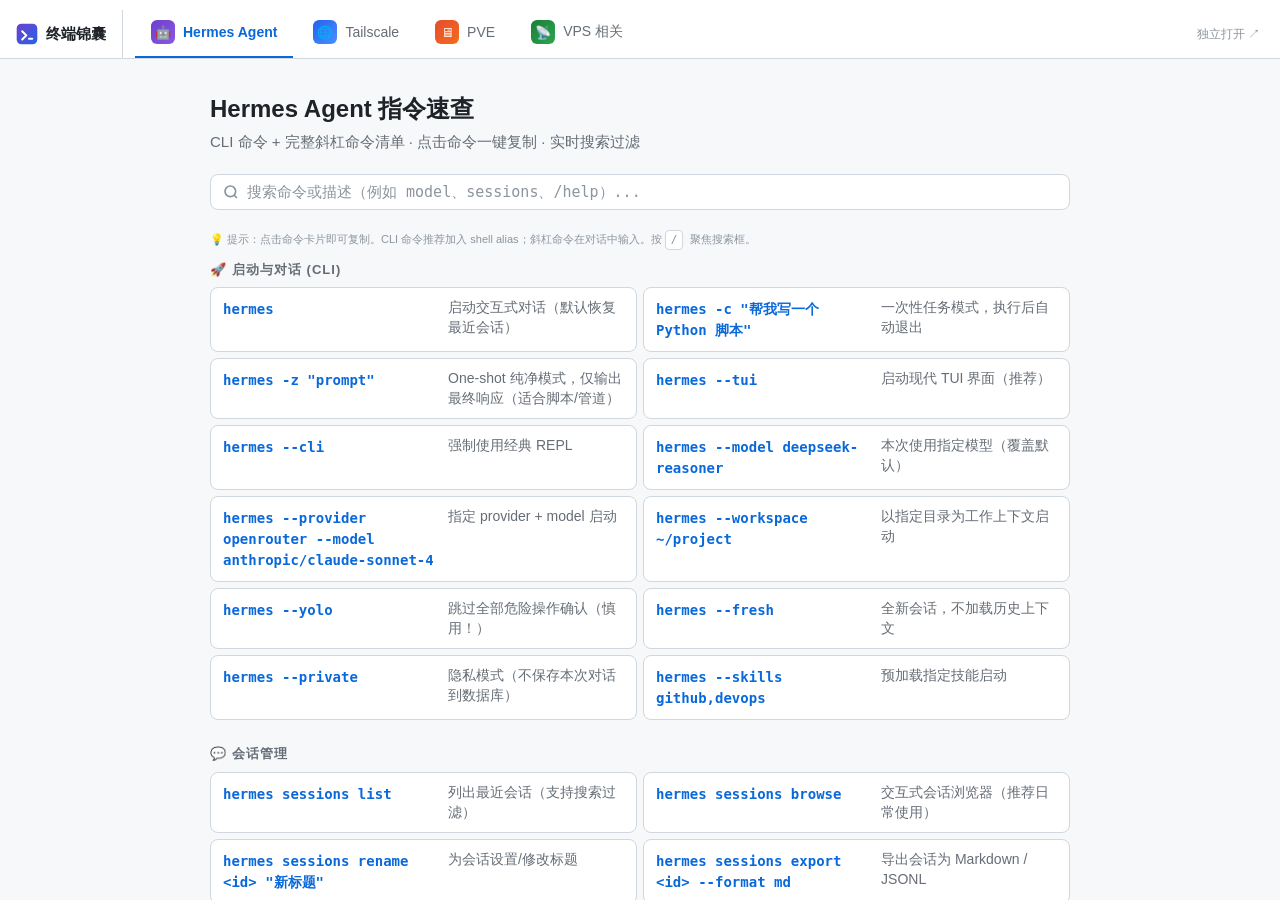
<file: index.html>
<!DOCTYPE html>
<html lang="zh">
<head>
<meta charset="UTF-8" />
<meta name="viewport" content="width=device-width, initial-scale=1.0" />
<link rel="icon" type="image/svg+xml" href="assets/favicon.svg" />
<title>终端锦囊 · CheatDeck</title>
<style>
  *, *::before, *::after { box-sizing: border-box; margin: 0; padding: 0; }
  html, body { height: 100%; }
  body {
    font-family: -apple-system, BlinkMacSystemFont, 'Segoe UI', sans-serif;
    background: #f6f8fa; color: #1f2328;
    display: flex; flex-direction: column;
    overflow: hidden;
  }
  .tabbar {
    display: flex; align-items: stretch; gap: 4px;
    padding: 10px 16px 0;
    background: #fff; border-bottom: 1px solid #d0d7de;
    flex-shrink: 0;
    overflow-x: auto;
  }
  .brand {
    display: flex; align-items: center; gap: 8px;
    font-size: 15px; font-weight: 600;
    padding-right: 16px; margin-right: 8px;
    border-right: 1px solid #d0d7de;
    white-space: nowrap;
  }
  .tab {
    display: flex; align-items: center; gap: 8px;
    padding: 10px 16px 12px;
    font-size: 14px; color: #656d76;
    background: none; border: none; cursor: pointer;
    border-bottom: 2px solid transparent;
    transition: color 0.15s, border-color 0.15s;
    white-space: nowrap;
    font-family: inherit;
  }
  .tab:hover { color: #1f2328; }
  .tab.active { color: #0969da; border-bottom-color: #0969da; font-weight: 600; }
  .tab-icon {
    width: 24px; height: 24px; border-radius: 6px;
    display: flex; align-items: center; justify-content: center;
    font-size: 13px; flex-shrink: 0;
  }
  .icon-hermes { background: linear-gradient(135deg, #6e40c9, #8957e5); color: #fff; }
  .icon-tailscale { background: linear-gradient(135deg, #2463eb, #4c8dff); color: #fff; }
  .icon-pve { background: linear-gradient(135deg, #e54d2e, #f76b1c); color: #fff; }
  .icon-vps { background: linear-gradient(135deg, #1a7f37, #2da44e); color: #fff; }
  .tabbar-spacer { flex: 1; }
  .open-link {
    display: flex; align-items: center;
    font-size: 12px; color: #8c959f; text-decoration: none;
    padding: 0 4px;
  }
  .open-link:hover { color: #0969da; }
  .frame-wrap { flex: 1; position: relative; }
  iframe {
    position: absolute; inset: 0;
    width: 100%; height: 100%;
    border: none;
    background: transparent;
  }
  @media (prefers-color-scheme: dark) {
    body { background: #0d1117; color: #e6edf3; }
    .tabbar { background: #161b22; border-bottom-color: #30363d; }
    .brand { border-right-color: #30363d; }
    .tab { color: #8b949e; }
    .tab:hover { color: #e6edf3; }
    .tab.active { color: #58a6ff; border-bottom-color: #58a6ff; }
  }
</style>
</head>
<body>
<div class="tabbar">
  <span class="brand"><img src="assets/favicon.svg" width="22" height="22" alt="" style="border-radius:5px" /> 终端锦囊</span>
  <button class="tab" data-page="hermes-command.html" data-hash="hermes">
    <span class="tab-icon icon-hermes">🤖</span>Hermes Agent
  </button>
  <button class="tab" data-page="tailscale-command.html" data-hash="tailscale">
    <span class="tab-icon icon-tailscale">🌐</span>Tailscale
  </button>
  <button class="tab" data-page="pve-command.html" data-hash="pve">
    <span class="tab-icon icon-pve">🖥</span>PVE
  </button>
  <button class="tab" data-page="vps-command.html" data-hash="vps">
    <span class="tab-icon icon-vps">📡</span>VPS 相关
  </button>
  <span class="tabbar-spacer"></span>
  <a class="open-link" id="open-standalone" href="hermes-command.html" target="_blank">独立打开 ↗</a>
</div>
<div class="frame-wrap">
  <iframe id="frame" src="hermes-command.html" title="CLI 速查内容"></iframe>
</div>
<script>
const tabs = document.querySelectorAll('.tab');
const frame = document.getElementById('frame');
const openLink = document.getElementById('open-standalone');

function activate(hash, updateUrl) {
  const target = Array.from(tabs).find(t => t.dataset.hash === hash) || tabs[0];
  tabs.forEach(t => t.classList.toggle('active', t === target));
  frame.src = target.dataset.page;
  openLink.href = target.dataset.page;
  if (updateUrl) {
    history.replaceState(null, '', '#' + target.dataset.hash);
  }
}

tabs.forEach(t => t.addEventListener('click', () => activate(t.dataset.hash, true)));
window.addEventListener('hashchange', () => activate(location.hash.slice(1), false));
activate(location.hash.slice(1), false);
</script>
</body>
</html>
</file>
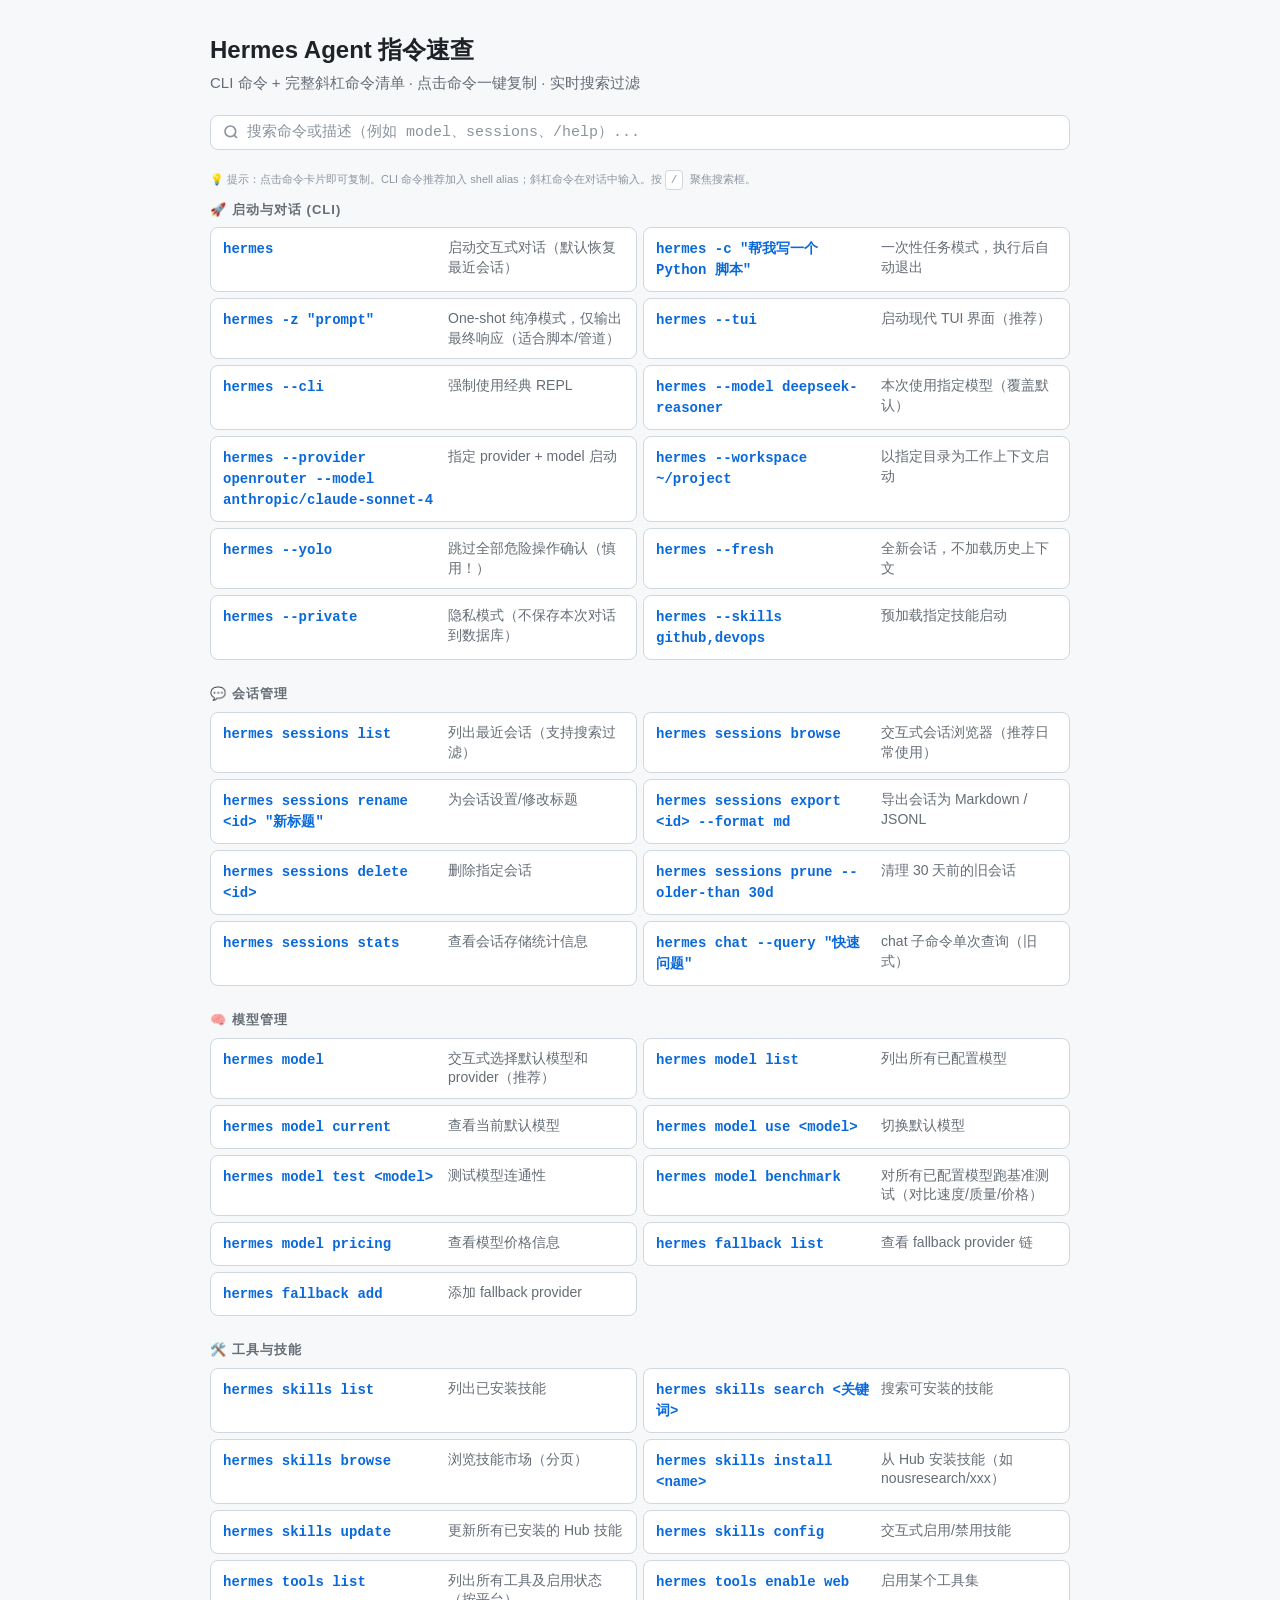
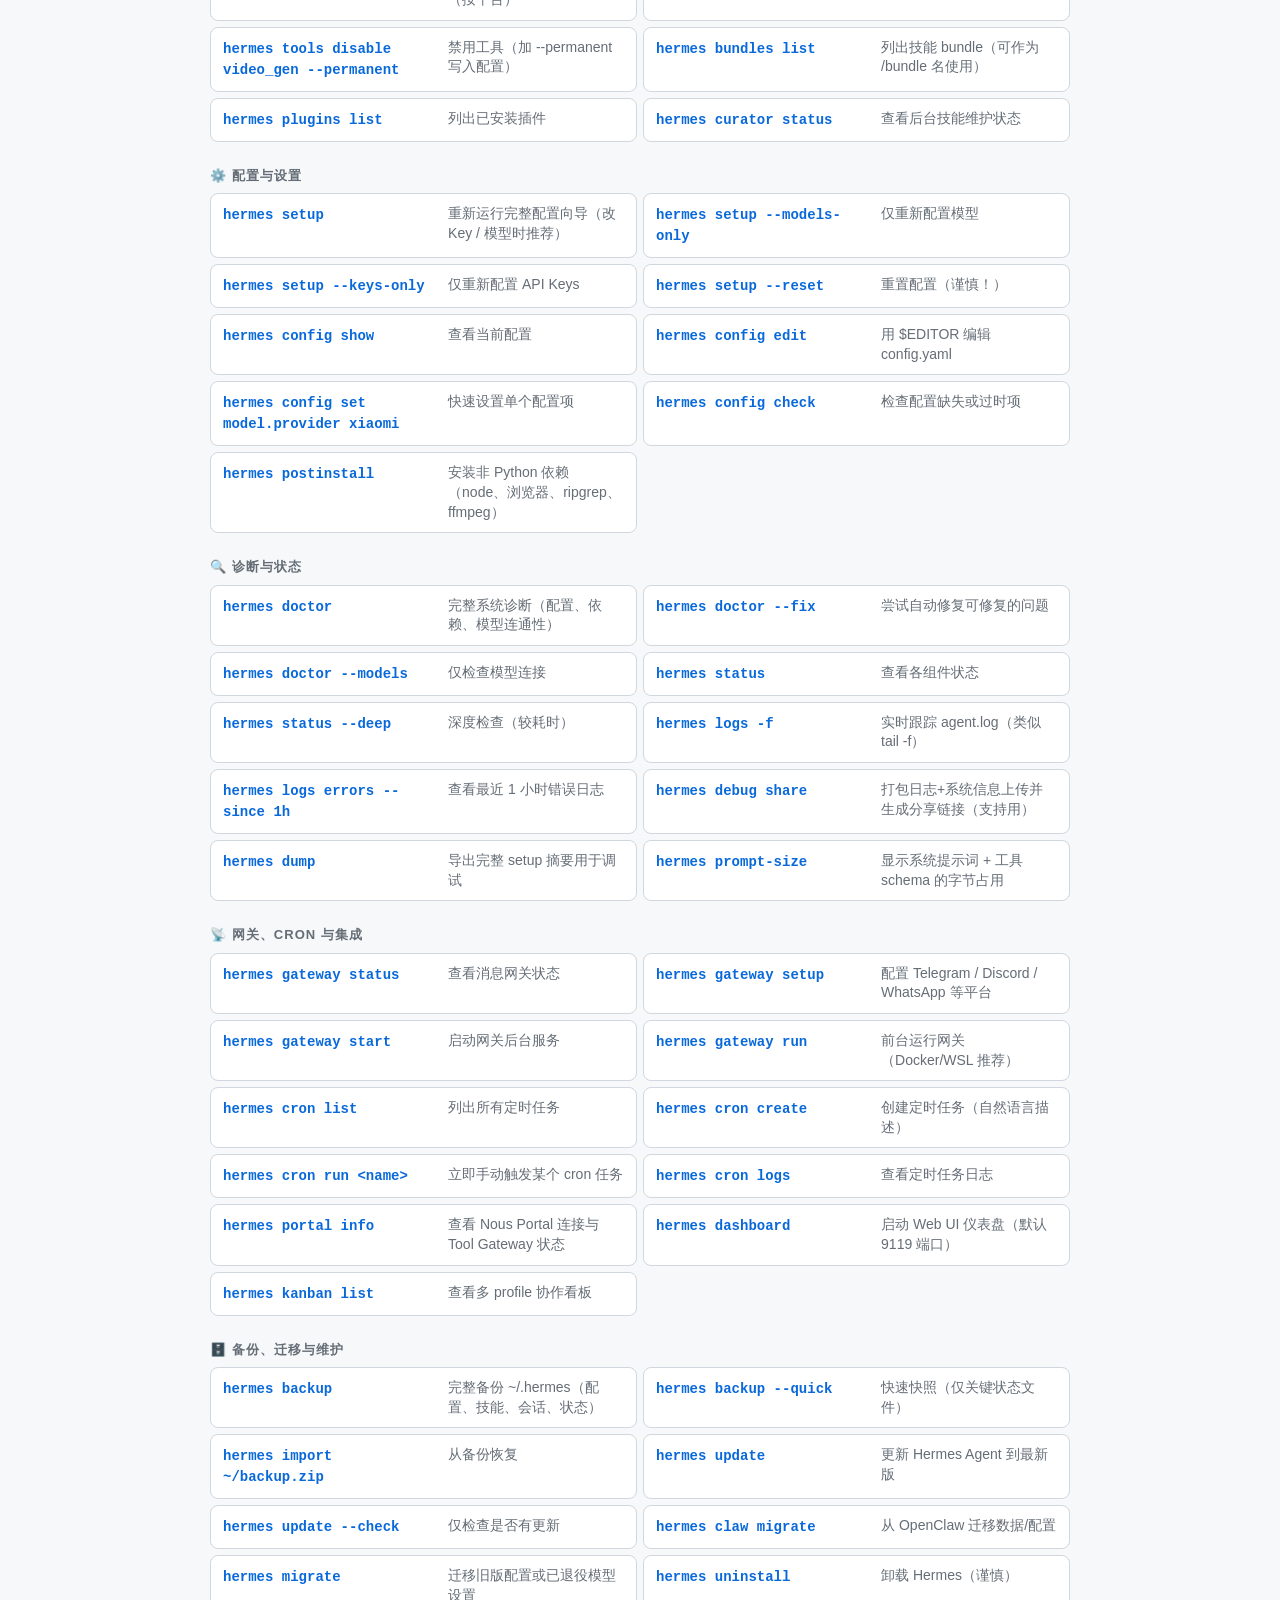
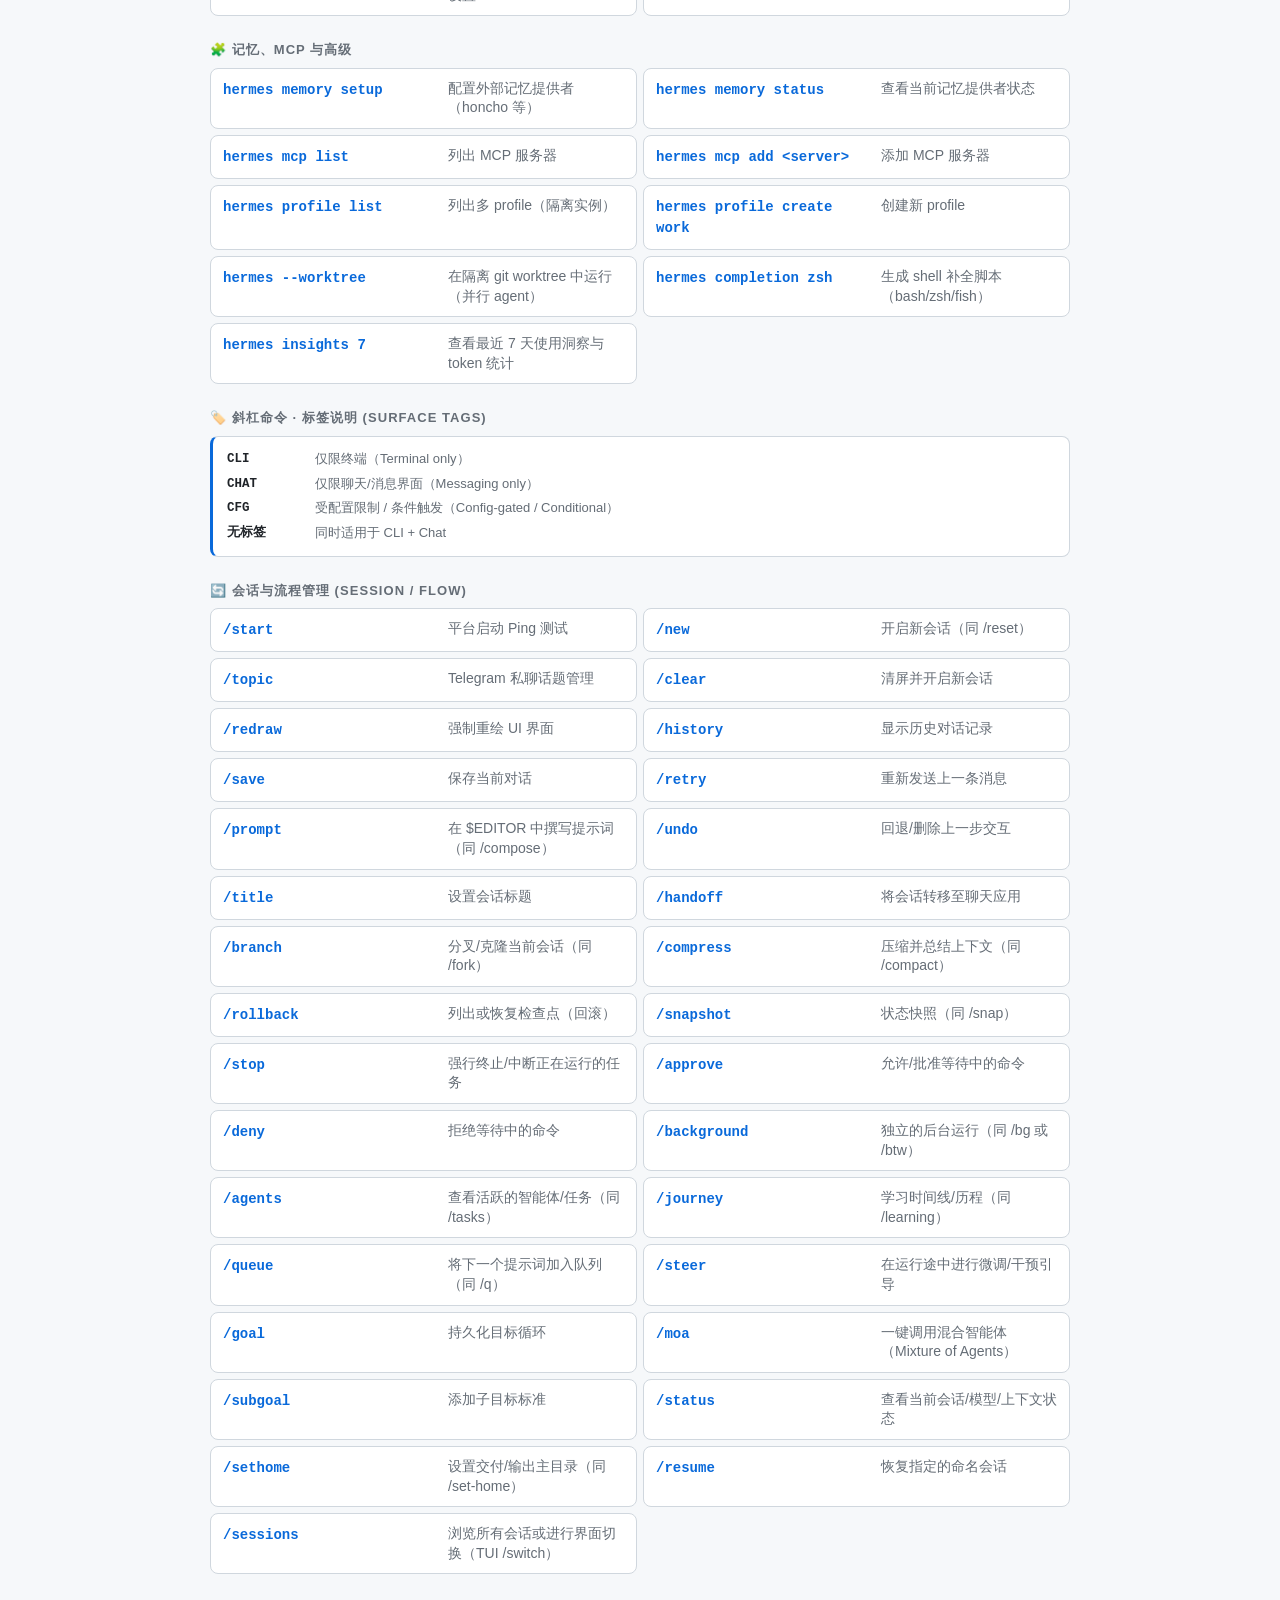
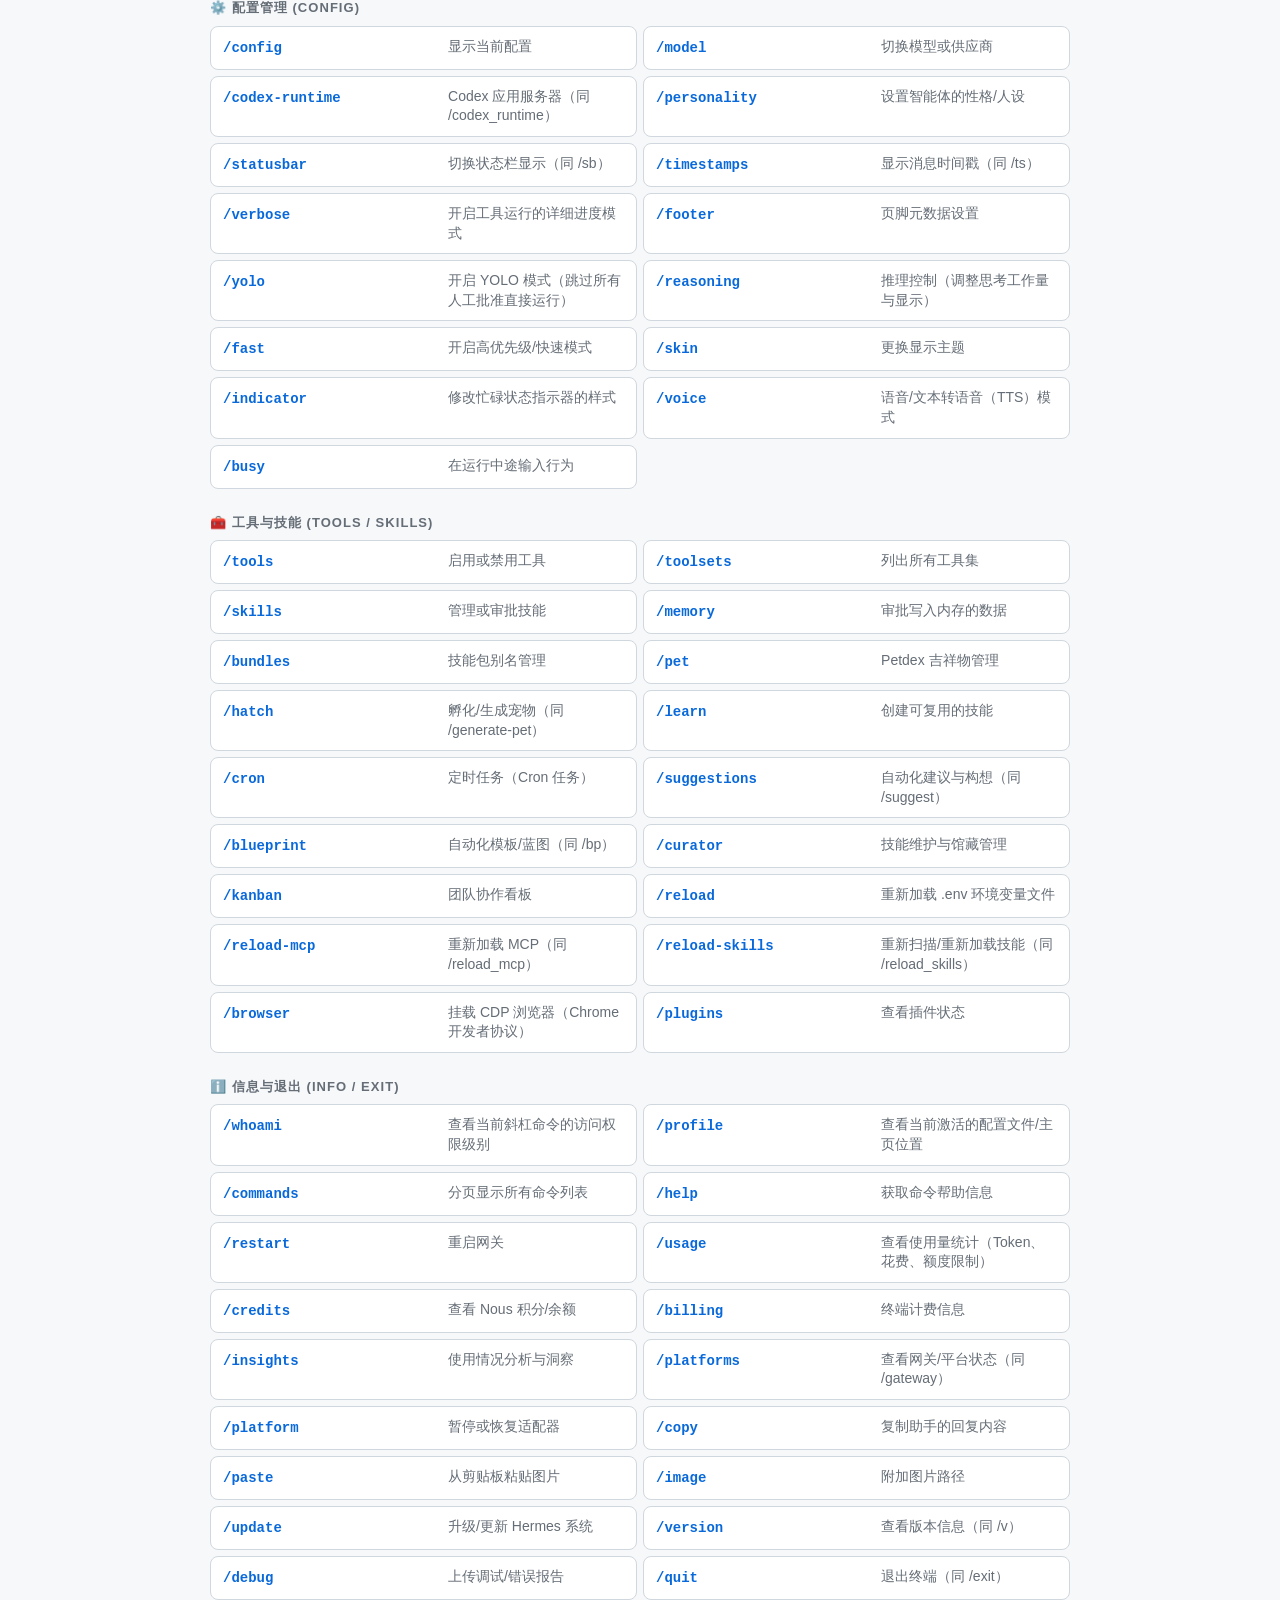
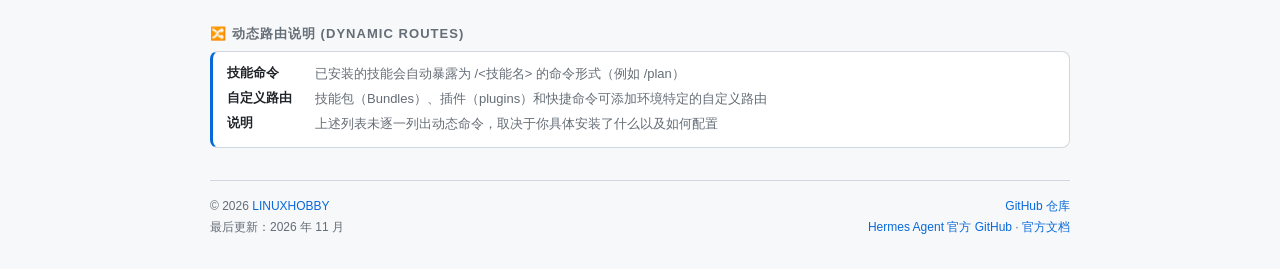
<file: hermes-command.html>
<!DOCTYPE html>
<html lang="zh">
<head>
<meta charset="UTF-8" />
<meta name="viewport" content="width=device-width, initial-scale=1.0" />
<link rel="icon" type="image/svg+xml" href="assets/favicon.svg" />
<title>Hermes Agent 指令速查</title>
<link rel="stylesheet" href="assets/shared.css" />
</head>
<body>
<div class="container">
  <h1>Hermes Agent 指令速查</h1>
  <p class="subtitle">CLI 命令 + 完整斜杠命令清单 · 点击命令一键复制 · 实时搜索过滤</p>

  <div class="search-bar">
    <svg width="16" height="16" fill="none" viewBox="0 0 24 24" stroke="currentColor" stroke-width="2.5" style="color:#8c959f;flex-shrink:0"><circle cx="11" cy="11" r="8"/><path d="M21 21l-4.35-4.35"/></svg>
    <input type="text" placeholder="搜索命令或描述（例如 model、sessions、/help）..." id="search" oninput="filter()" />
  </div>

  <div class="legend">💡 提示：点击命令卡片即可复制。CLI 命令推荐加入 shell alias；斜杠命令在对话中输入。按 <span>/</span> 聚焦搜索框。</div>

  <div id="content"></div>

  <footer>
    <div class="footer-left">
      <span>© 2026 <a href="https://github.com/linuxhobby" target="_blank">LINUXHOBBY</a></span>
      <span>最后更新：2026 年 11 月</span>
    </div>
    <div class="footer-right">
      <span><a href="https://github.com/linuxhobby/CheatDeck" target="_blank">GitHub 仓库</a></span>
      <span><a href="https://github.com/NousResearch/hermes-agent" target="_blank">Hermes Agent 官方 GitHub</a> · <a href="https://hermes-agent.nousresearch.com/docs/" target="_blank">官方文档</a></span>
    </div>
  </footer>
</div>

<div id="toast" class="copy-toast">已复制到剪贴板</div>

<script>
const data = [
  // ========== CLI 启动与对话 ==========
  { cat: "🚀 启动与对话 (CLI)", items: [
    { cmd: "hermes", desc: "启动交互式对话（默认恢复最近会话）" },
    { cmd: "hermes -c \"帮我写一个 Python 脚本\"", desc: "一次性任务模式，执行后自动退出" },
    { cmd: "hermes -z \"prompt\"", desc: "One-shot 纯净模式，仅输出最终响应（适合脚本/管道）" },
    { cmd: "hermes --tui", desc: "启动现代 TUI 界面（推荐）" },
    { cmd: "hermes --cli", desc: "强制使用经典 REPL" },
    { cmd: "hermes --model deepseek-reasoner", desc: "本次使用指定模型（覆盖默认）" },
    { cmd: "hermes --provider openrouter --model anthropic/claude-sonnet-4", desc: "指定 provider + model 启动" },
    { cmd: "hermes --workspace ~/project", desc: "以指定目录为工作上下文启动" },
    { cmd: "hermes --yolo", desc: "跳过全部危险操作确认（慎用！）" },
    { cmd: "hermes --fresh", desc: "全新会话，不加载历史上下文" },
    { cmd: "hermes --private", desc: "隐私模式（不保存本次对话到数据库）" },
    { cmd: "hermes --skills github,devops", desc: "预加载指定技能启动" },
  ]},

  // ========== 会话管理 ==========
  { cat: "💬 会话管理", items: [
    { cmd: "hermes sessions list", desc: "列出最近会话（支持搜索过滤）" },
    { cmd: "hermes sessions browse", desc: "交互式会话浏览器（推荐日常使用）" },
    { cmd: "hermes sessions rename <id> \"新标题\"", desc: "为会话设置/修改标题" },
    { cmd: "hermes sessions export <id> --format md", desc: "导出会话为 Markdown / JSONL" },
    { cmd: "hermes sessions delete <id>", desc: "删除指定会话" },
    { cmd: "hermes sessions prune --older-than 30d", desc: "清理 30 天前的旧会话" },
    { cmd: "hermes sessions stats", desc: "查看会话存储统计信息" },
    { cmd: "hermes chat --query \"快速问题\"", desc: "chat 子命令单次查询（旧式）" },
  ]},

  // ========== 模型管理 ==========
  { cat: "🧠 模型管理", items: [
    { cmd: "hermes model", desc: "交互式选择默认模型和 provider（推荐）" },
    { cmd: "hermes model list", desc: "列出所有已配置模型" },
    { cmd: "hermes model current", desc: "查看当前默认模型" },
    { cmd: "hermes model use <model>", desc: "切换默认模型" },
    { cmd: "hermes model test <model>", desc: "测试模型连通性" },
    { cmd: "hermes model benchmark", desc: "对所有已配置模型跑基准测试（对比速度/质量/价格）" },
    { cmd: "hermes model pricing", desc: "查看模型价格信息" },
    { cmd: "hermes fallback list", desc: "查看 fallback provider 链" },
    { cmd: "hermes fallback add", desc: "添加 fallback provider" },
  ]},

  // ========== 工具与技能 ==========
  { cat: "🛠️ 工具与技能", items: [
    { cmd: "hermes skills list", desc: "列出已安装技能" },
    { cmd: "hermes skills search <关键词>", desc: "搜索可安装的技能" },
    { cmd: "hermes skills browse", desc: "浏览技能市场（分页）" },
    { cmd: "hermes skills install <name>", desc: "从 Hub 安装技能（如 nousresearch/xxx）" },
    { cmd: "hermes skills update", desc: "更新所有已安装的 Hub 技能" },
    { cmd: "hermes skills config", desc: "交互式启用/禁用技能" },
    { cmd: "hermes tools list", desc: "列出所有工具及启用状态（按平台）" },
    { cmd: "hermes tools enable web", desc: "启用某个工具集" },
    { cmd: "hermes tools disable video_gen --permanent", desc: "禁用工具（加 --permanent 写入配置）" },
    { cmd: "hermes bundles list", desc: "列出技能 bundle（可作为 /bundle 名使用）" },
    { cmd: "hermes plugins list", desc: "列出已安装插件" },
    { cmd: "hermes curator status", desc: "查看后台技能维护状态" },
  ]},

  // ========== 配置与设置 ==========
  { cat: "⚙️ 配置与设置", items: [
    { cmd: "hermes setup", desc: "重新运行完整配置向导（改 Key / 模型时推荐）" },
    { cmd: "hermes setup --models-only", desc: "仅重新配置模型" },
    { cmd: "hermes setup --keys-only", desc: "仅重新配置 API Keys" },
    { cmd: "hermes setup --reset", desc: "重置配置（谨慎！）" },
    { cmd: "hermes config show", desc: "查看当前配置" },
    { cmd: "hermes config edit", desc: "用 $EDITOR 编辑 config.yaml" },
    { cmd: "hermes config set model.provider xiaomi", desc: "快速设置单个配置项" },
    { cmd: "hermes config check", desc: "检查配置缺失或过时项" },
    { cmd: "hermes postinstall", desc: "安装非 Python 依赖（node、浏览器、ripgrep、ffmpeg）" },
  ]},

  // ========== 诊断与状态 ==========
  { cat: "🔍 诊断与状态", items: [
    { cmd: "hermes doctor", desc: "完整系统诊断（配置、依赖、模型连通性）" },
    { cmd: "hermes doctor --fix", desc: "尝试自动修复可修复的问题" },
    { cmd: "hermes doctor --models", desc: "仅检查模型连接" },
    { cmd: "hermes status", desc: "查看各组件状态" },
    { cmd: "hermes status --deep", desc: "深度检查（较耗时）" },
    { cmd: "hermes logs -f", desc: "实时跟踪 agent.log（类似 tail -f）" },
    { cmd: "hermes logs errors --since 1h", desc: "查看最近 1 小时错误日志" },
    { cmd: "hermes debug share", desc: "打包日志+系统信息上传并生成分享链接（支持用）" },
    { cmd: "hermes dump", desc: "导出完整 setup 摘要用于调试" },
    { cmd: "hermes prompt-size", desc: "显示系统提示词 + 工具 schema 的字节占用" },
  ]},

  // ========== 网关、Cron 与多平台 ==========
  { cat: "📡 网关、Cron 与集成", items: [
    { cmd: "hermes gateway status", desc: "查看消息网关状态" },
    { cmd: "hermes gateway setup", desc: "配置 Telegram / Discord / WhatsApp 等平台" },
    { cmd: "hermes gateway start", desc: "启动网关后台服务" },
    { cmd: "hermes gateway run", desc: "前台运行网关（Docker/WSL 推荐）" },
    { cmd: "hermes cron list", desc: "列出所有定时任务" },
    { cmd: "hermes cron create", desc: "创建定时任务（自然语言描述）" },
    { cmd: "hermes cron run <name>", desc: "立即手动触发某个 cron 任务" },
    { cmd: "hermes cron logs", desc: "查看定时任务日志" },
    { cmd: "hermes portal info", desc: "查看 Nous Portal 连接与 Tool Gateway 状态" },
    { cmd: "hermes dashboard", desc: "启动 Web UI 仪表盘（默认 9119 端口）" },
    { cmd: "hermes kanban list", desc: "查看多 profile 协作看板" },
  ]},

  // ========== 备份、迁移与维护 ==========
  { cat: "🗄️ 备份、迁移与维护", items: [
    { cmd: "hermes backup", desc: "完整备份 ~/.hermes（配置、技能、会话、状态）" },
    { cmd: "hermes backup --quick", desc: "快速快照（仅关键状态文件）" },
    { cmd: "hermes import ~/backup.zip", desc: "从备份恢复" },
    { cmd: "hermes update", desc: "更新 Hermes Agent 到最新版" },
    { cmd: "hermes update --check", desc: "仅检查是否有更新" },
    { cmd: "hermes claw migrate", desc: "从 OpenClaw 迁移数据/配置" },
    { cmd: "hermes migrate", desc: "迁移旧版配置或已退役模型设置" },
    { cmd: "hermes uninstall", desc: "卸载 Hermes（谨慎）" },
  ]},

  // ========== 记忆、MCP 与高级 ==========
  { cat: "🧩 记忆、MCP 与高级", items: [
    { cmd: "hermes memory setup", desc: "配置外部记忆提供者（honcho 等）" },
    { cmd: "hermes memory status", desc: "查看当前记忆提供者状态" },
    { cmd: "hermes mcp list", desc: "列出 MCP 服务器" },
    { cmd: "hermes mcp add <server>", desc: "添加 MCP 服务器" },
    { cmd: "hermes profile list", desc: "列出多 profile（隔离实例）" },
    { cmd: "hermes profile create work", desc: "创建新 profile" },
    { cmd: "hermes --worktree", desc: "在隔离 git worktree 中运行（并行 agent）" },
    { cmd: "hermes completion zsh", desc: "生成 shell 补全脚本（bash/zsh/fish）" },
    { cmd: "hermes insights 7", desc: "查看最近 7 天使用洞察与 token 统计" },
  ]},

  // ========== 斜杠命令 · 标签说明 ==========
  { cat: "🏷️ 斜杠命令 · 标签说明 (Surface Tags)", type: "info", items: [
    { label: "CLI", desc: "仅限终端（Terminal only）" },
    { label: "CHAT", desc: "仅限聊天/消息界面（Messaging only）" },
    { label: "CFG", desc: "受配置限制 / 条件触发（Config-gated / Conditional）" },
    { label: "无标签", desc: "同时适用于 CLI + Chat" },
  ]},

  // ========== 会话与流程管理 ==========
  { cat: "🔄 会话与流程管理 (SESSION / FLOW)", items: [
    { cmd: "/start", desc: "平台启动 Ping 测试" },
    { cmd: "/new", desc: "开启新会话（同 /reset）" },
    { cmd: "/topic", desc: "Telegram 私聊话题管理" },
    { cmd: "/clear", desc: "清屏并开启新会话" },
    { cmd: "/redraw", desc: "强制重绘 UI 界面" },
    { cmd: "/history", desc: "显示历史对话记录" },
    { cmd: "/save", desc: "保存当前对话" },
    { cmd: "/retry", desc: "重新发送上一条消息" },
    { cmd: "/prompt", desc: "在 $EDITOR 中撰写提示词（同 /compose）" },
    { cmd: "/undo", desc: "回退/删除上一步交互" },
    { cmd: "/title", desc: "设置会话标题" },
    { cmd: "/handoff", desc: "将会话转移至聊天应用" },
    { cmd: "/branch", desc: "分叉/克隆当前会话（同 /fork）" },
    { cmd: "/compress", desc: "压缩并总结上下文（同 /compact）" },
    { cmd: "/rollback", desc: "列出或恢复检查点（回滚）" },
    { cmd: "/snapshot", desc: "状态快照（同 /snap）" },
    { cmd: "/stop", desc: "强行终止/中断正在运行的任务" },
    { cmd: "/approve", desc: "允许/批准等待中的命令" },
    { cmd: "/deny", desc: "拒绝等待中的命令" },
    { cmd: "/background", desc: "独立的后台运行（同 /bg 或 /btw）" },
    { cmd: "/agents", desc: "查看活跃的智能体/任务（同 /tasks）" },
    { cmd: "/journey", desc: "学习时间线/历程（同 /learning）" },
    { cmd: "/queue", desc: "将下一个提示词加入队列（同 /q）" },
    { cmd: "/steer", desc: "在运行途中进行微调/干预引导" },
    { cmd: "/goal", desc: "持久化目标循环" },
    { cmd: "/moa", desc: "一键调用混合智能体（Mixture of Agents）" },
    { cmd: "/subgoal", desc: "添加子目标标准" },
    { cmd: "/status", desc: "查看当前会话/模型/上下文状态" },
    { cmd: "/sethome", desc: "设置交付/输出主目录（同 /set-home）" },
    { cmd: "/resume", desc: "恢复指定的命名会话" },
    { cmd: "/sessions", desc: "浏览所有会话或进行界面切换（TUI /switch）" },
  ]},

  // ========== 配置管理 ==========
  { cat: "⚙️ 配置管理 (CONFIG)", items: [
    { cmd: "/config", desc: "显示当前配置" },
    { cmd: "/model", desc: "切换模型或供应商" },
    { cmd: "/codex-runtime", desc: "Codex 应用服务器（同 /codex_runtime）" },
    { cmd: "/personality", desc: "设置智能体的性格/人设" },
    { cmd: "/statusbar", desc: "切换状态栏显示（同 /sb）" },
    { cmd: "/timestamps", desc: "显示消息时间戳（同 /ts）" },
    { cmd: "/verbose", desc: "开启工具运行的详细进度模式" },
    { cmd: "/footer", desc: "页脚元数据设置" },
    { cmd: "/yolo", desc: "开启 YOLO 模式（跳过所有人工批准直接运行）" },
    { cmd: "/reasoning", desc: "推理控制（调整思考工作量与显示）" },
    { cmd: "/fast", desc: "开启高优先级/快速模式" },
    { cmd: "/skin", desc: "更换显示主题" },
    { cmd: "/indicator", desc: "修改忙碌状态指示器的样式" },
    { cmd: "/voice", desc: "语音/文本转语音（TTS）模式" },
    { cmd: "/busy", desc: "在运行中途输入行为" },
  ]},

  // ========== 工具与技能 ==========
  { cat: "🧰 工具与技能 (TOOLS / SKILLS)", items: [
    { cmd: "/tools", desc: "启用或禁用工具" },
    { cmd: "/toolsets", desc: "列出所有工具集" },
    { cmd: "/skills", desc: "管理或审批技能" },
    { cmd: "/memory", desc: "审批写入内存的数据" },
    { cmd: "/bundles", desc: "技能包别名管理" },
    { cmd: "/pet", desc: "Petdex 吉祥物管理" },
    { cmd: "/hatch", desc: "孵化/生成宠物（同 /generate-pet）" },
    { cmd: "/learn", desc: "创建可复用的技能" },
    { cmd: "/cron", desc: "定时任务（Cron 任务）" },
    { cmd: "/suggestions", desc: "自动化建议与构想（同 /suggest）" },
    { cmd: "/blueprint", desc: "自动化模板/蓝图（同 /bp）" },
    { cmd: "/curator", desc: "技能维护与馆藏管理" },
    { cmd: "/kanban", desc: "团队协作看板" },
    { cmd: "/reload", desc: "重新加载 .env 环境变量文件" },
    { cmd: "/reload-mcp", desc: "重新加载 MCP（同 /reload_mcp）" },
    { cmd: "/reload-skills", desc: "重新扫描/重新加载技能（同 /reload_skills）" },
    { cmd: "/browser", desc: "挂载 CDP 浏览器（Chrome 开发者协议）" },
    { cmd: "/plugins", desc: "查看插件状态" },
  ]},

  // ========== 信息与退出 ==========
  { cat: "ℹ️ 信息与退出 (INFO / EXIT)", items: [
    { cmd: "/whoami", desc: "查看当前斜杠命令的访问权限级别" },
    { cmd: "/profile", desc: "查看当前激活的配置文件/主页位置" },
    { cmd: "/commands", desc: "分页显示所有命令列表" },
    { cmd: "/help", desc: "获取命令帮助信息" },
    { cmd: "/restart", desc: "重启网关" },
    { cmd: "/usage", desc: "查看使用量统计（Token、花费、额度限制）" },
    { cmd: "/credits", desc: "查看 Nous 积分/余额" },
    { cmd: "/billing", desc: "终端计费信息" },
    { cmd: "/insights", desc: "使用情况分析与洞察" },
    { cmd: "/platforms", desc: "查看网关/平台状态（同 /gateway）" },
    { cmd: "/platform", desc: "暂停或恢复适配器" },
    { cmd: "/copy", desc: "复制助手的回复内容" },
    { cmd: "/paste", desc: "从剪贴板粘贴图片" },
    { cmd: "/image", desc: "附加图片路径" },
    { cmd: "/update", desc: "升级/更新 Hermes 系统" },
    { cmd: "/version", desc: "查看版本信息（同 /v）" },
    { cmd: "/debug", desc: "上传调试/错误报告" },
    { cmd: "/quit", desc: "退出终端（同 /exit）" },
  ]},

  // ========== 动态路由说明 ==========
  { cat: "🔀 动态路由说明 (DYNAMIC ROUTES)", type: "info", items: [
    { label: "技能命令", desc: "已安装的技能会自动暴露为 /<技能名> 的命令形式（例如 /plan）" },
    { label: "自定义路由", desc: "技能包（Bundles）、插件（plugins）和快捷命令可添加环境特定的自定义路由" },
    { label: "说明", desc: "上述列表未逐一列出动态命令，取决于你具体安装了什么以及如何配置" },
  ]},
];
</script>
<script src="assets/shared.js"></script>
</body>
</html>
</file>
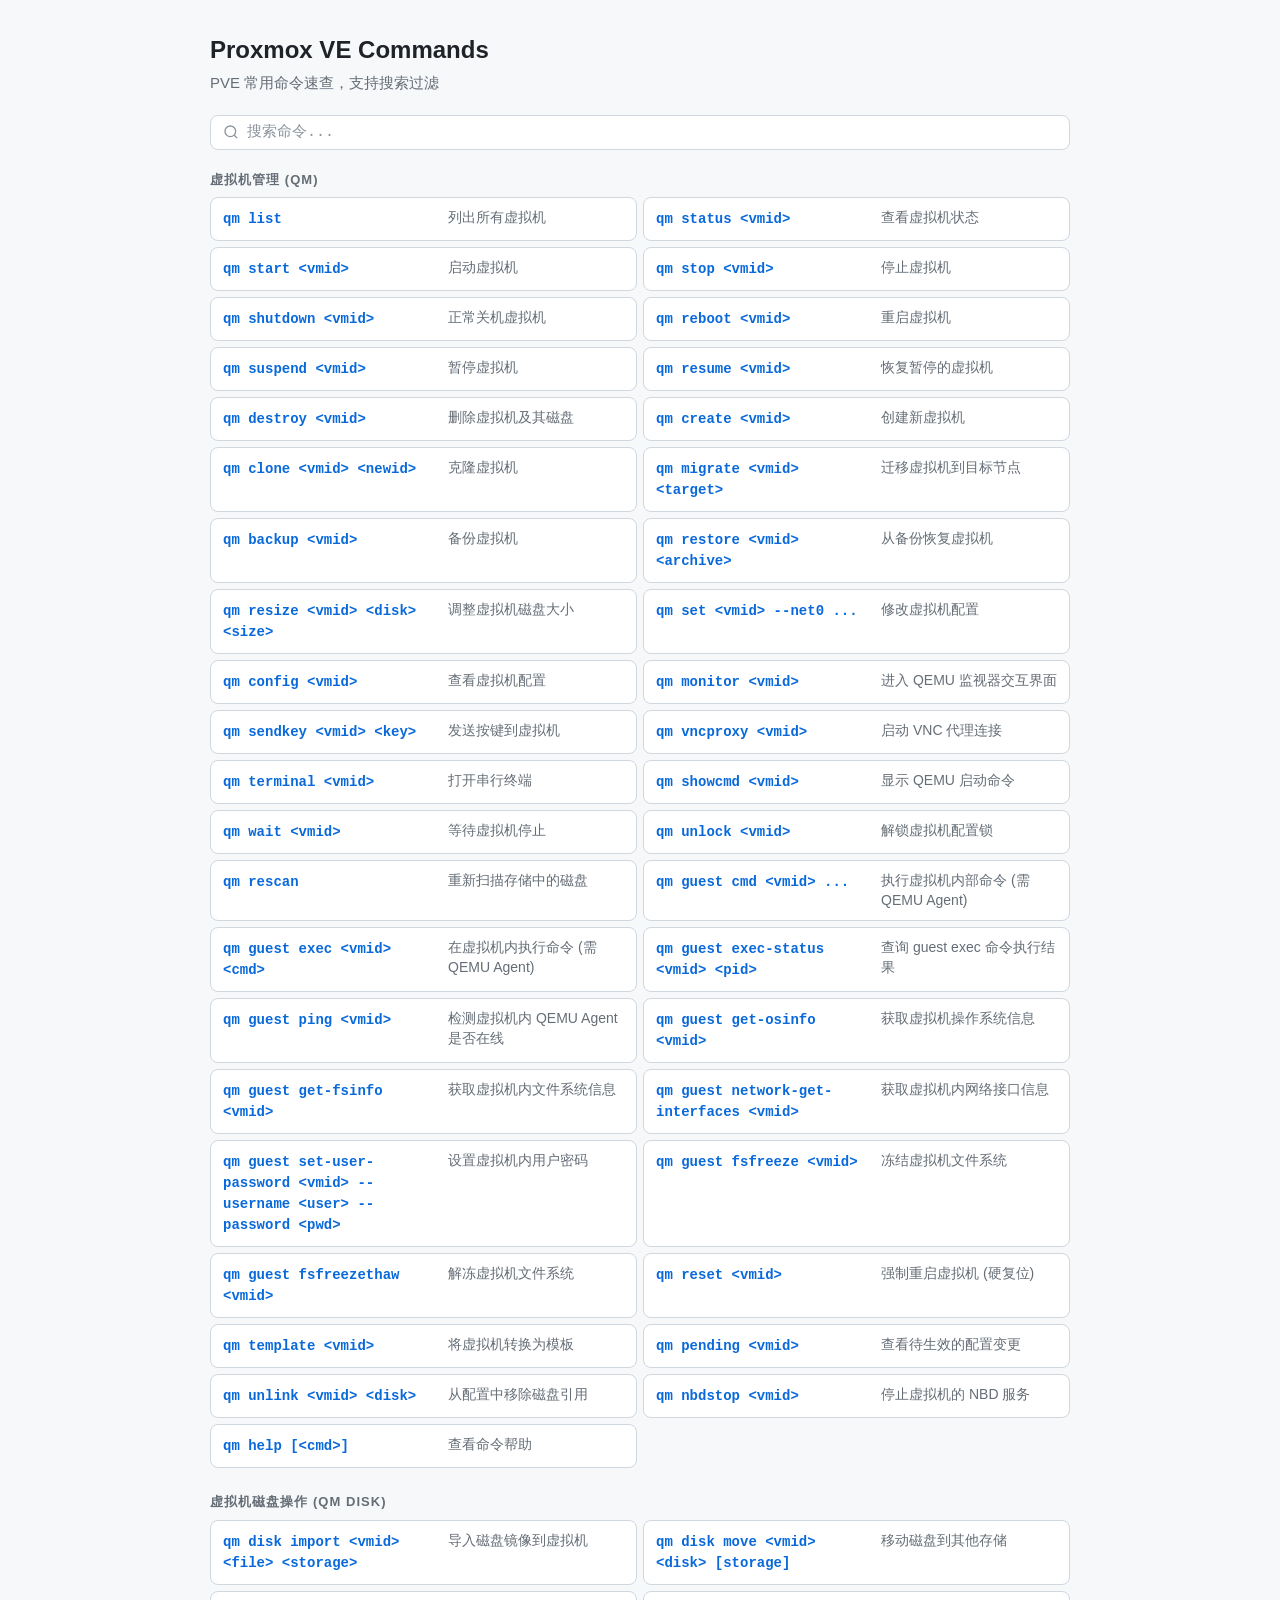
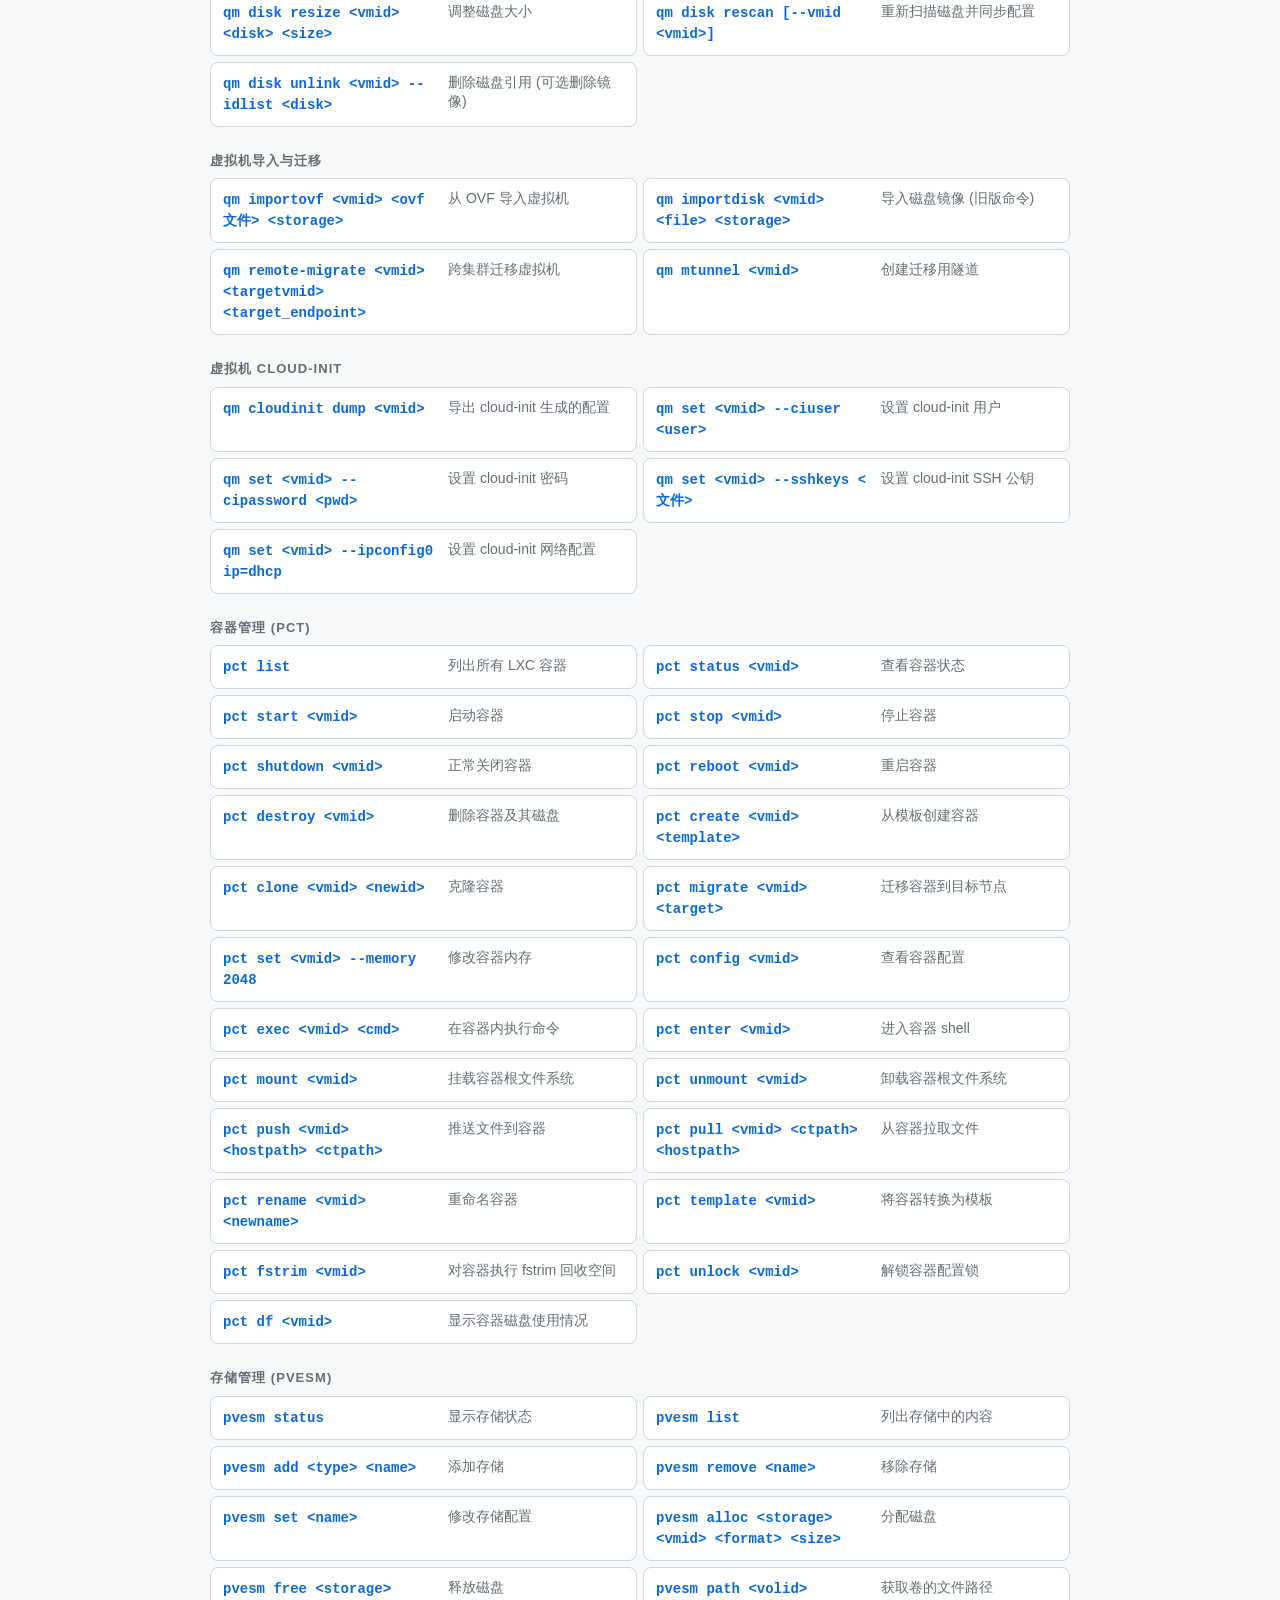
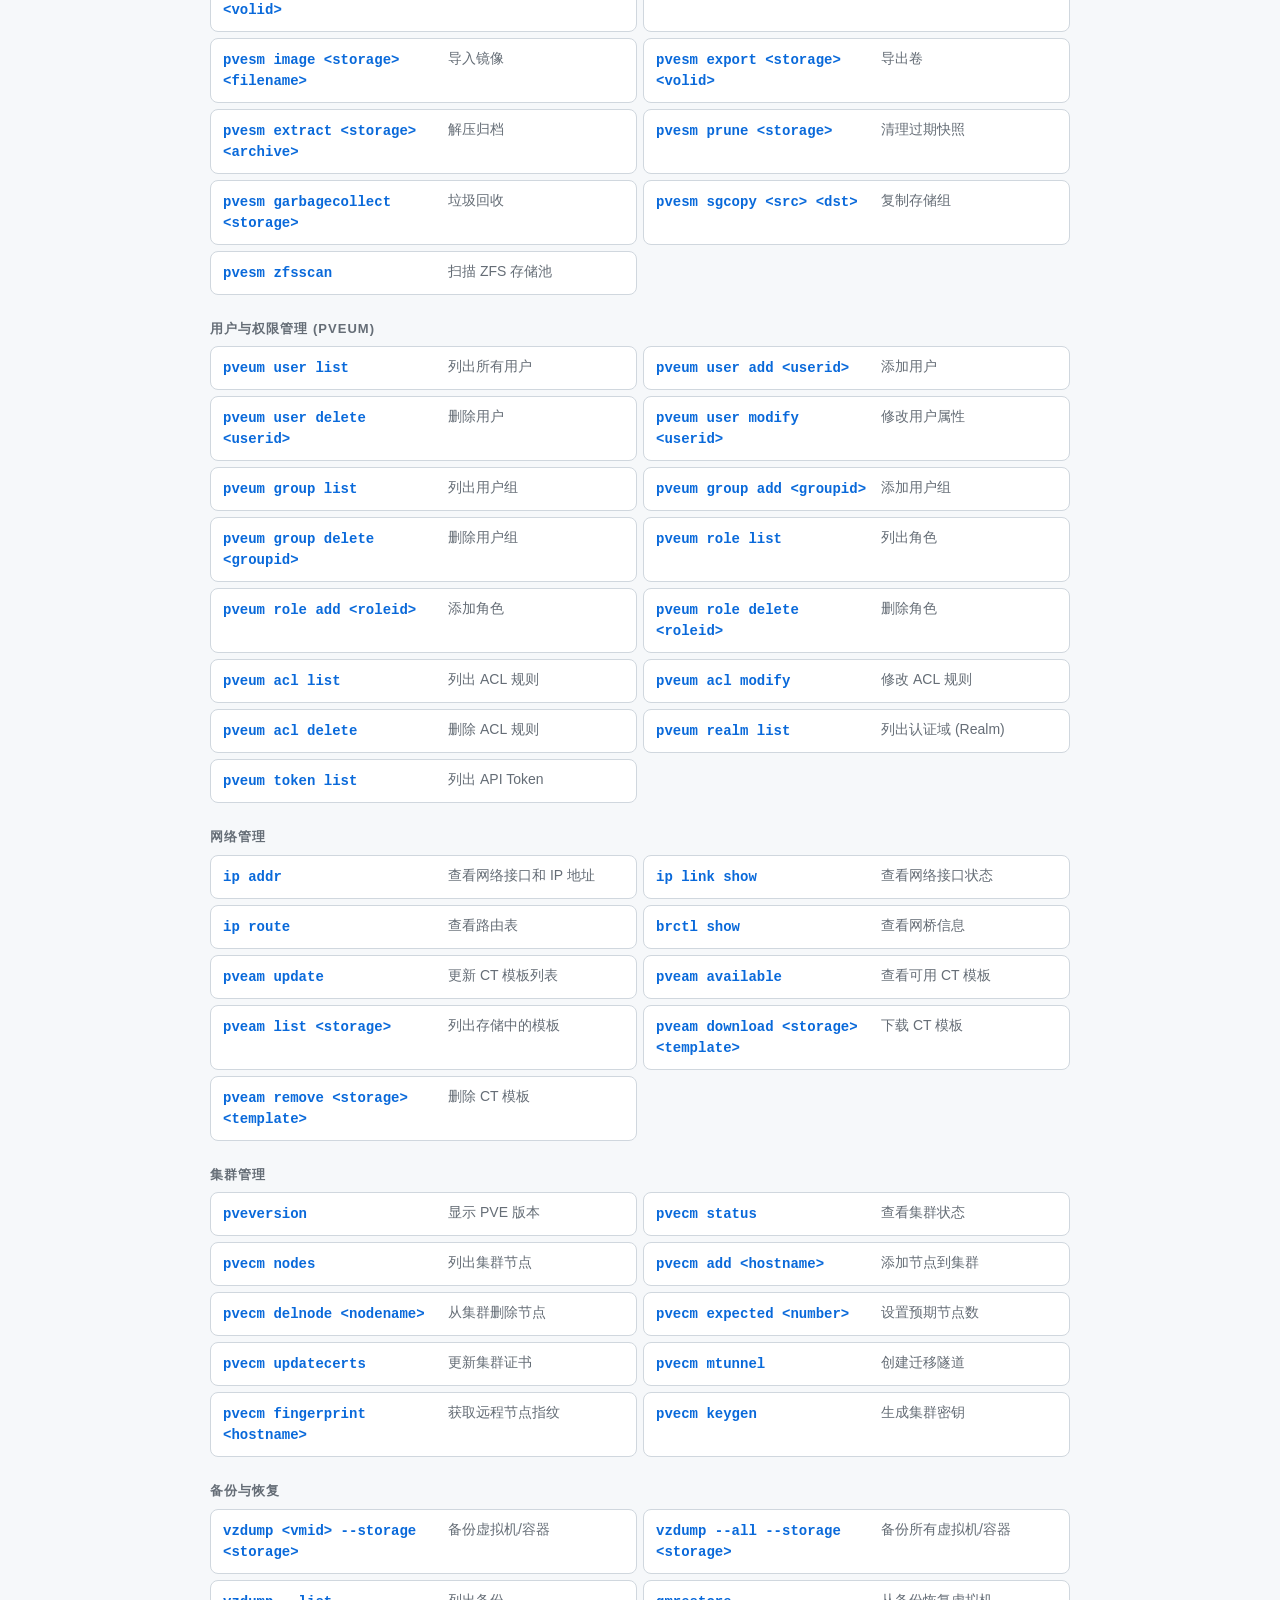
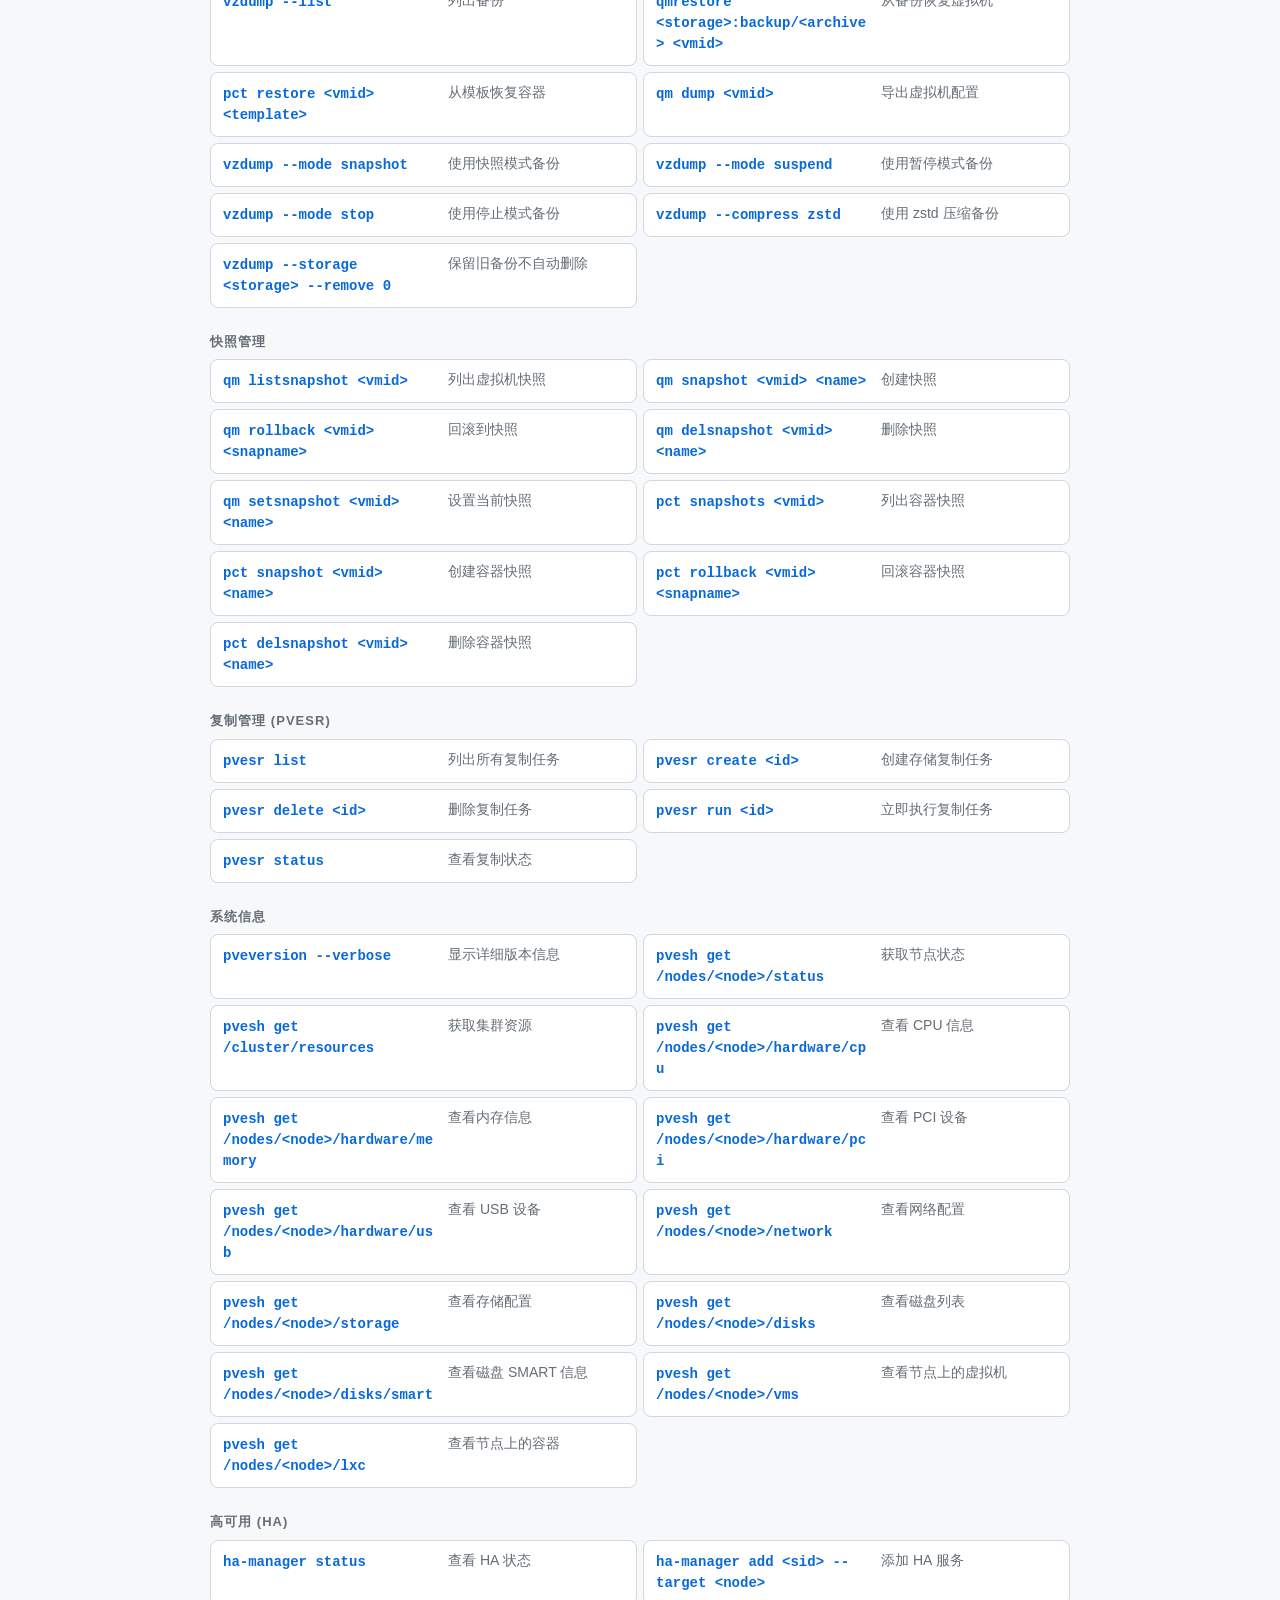
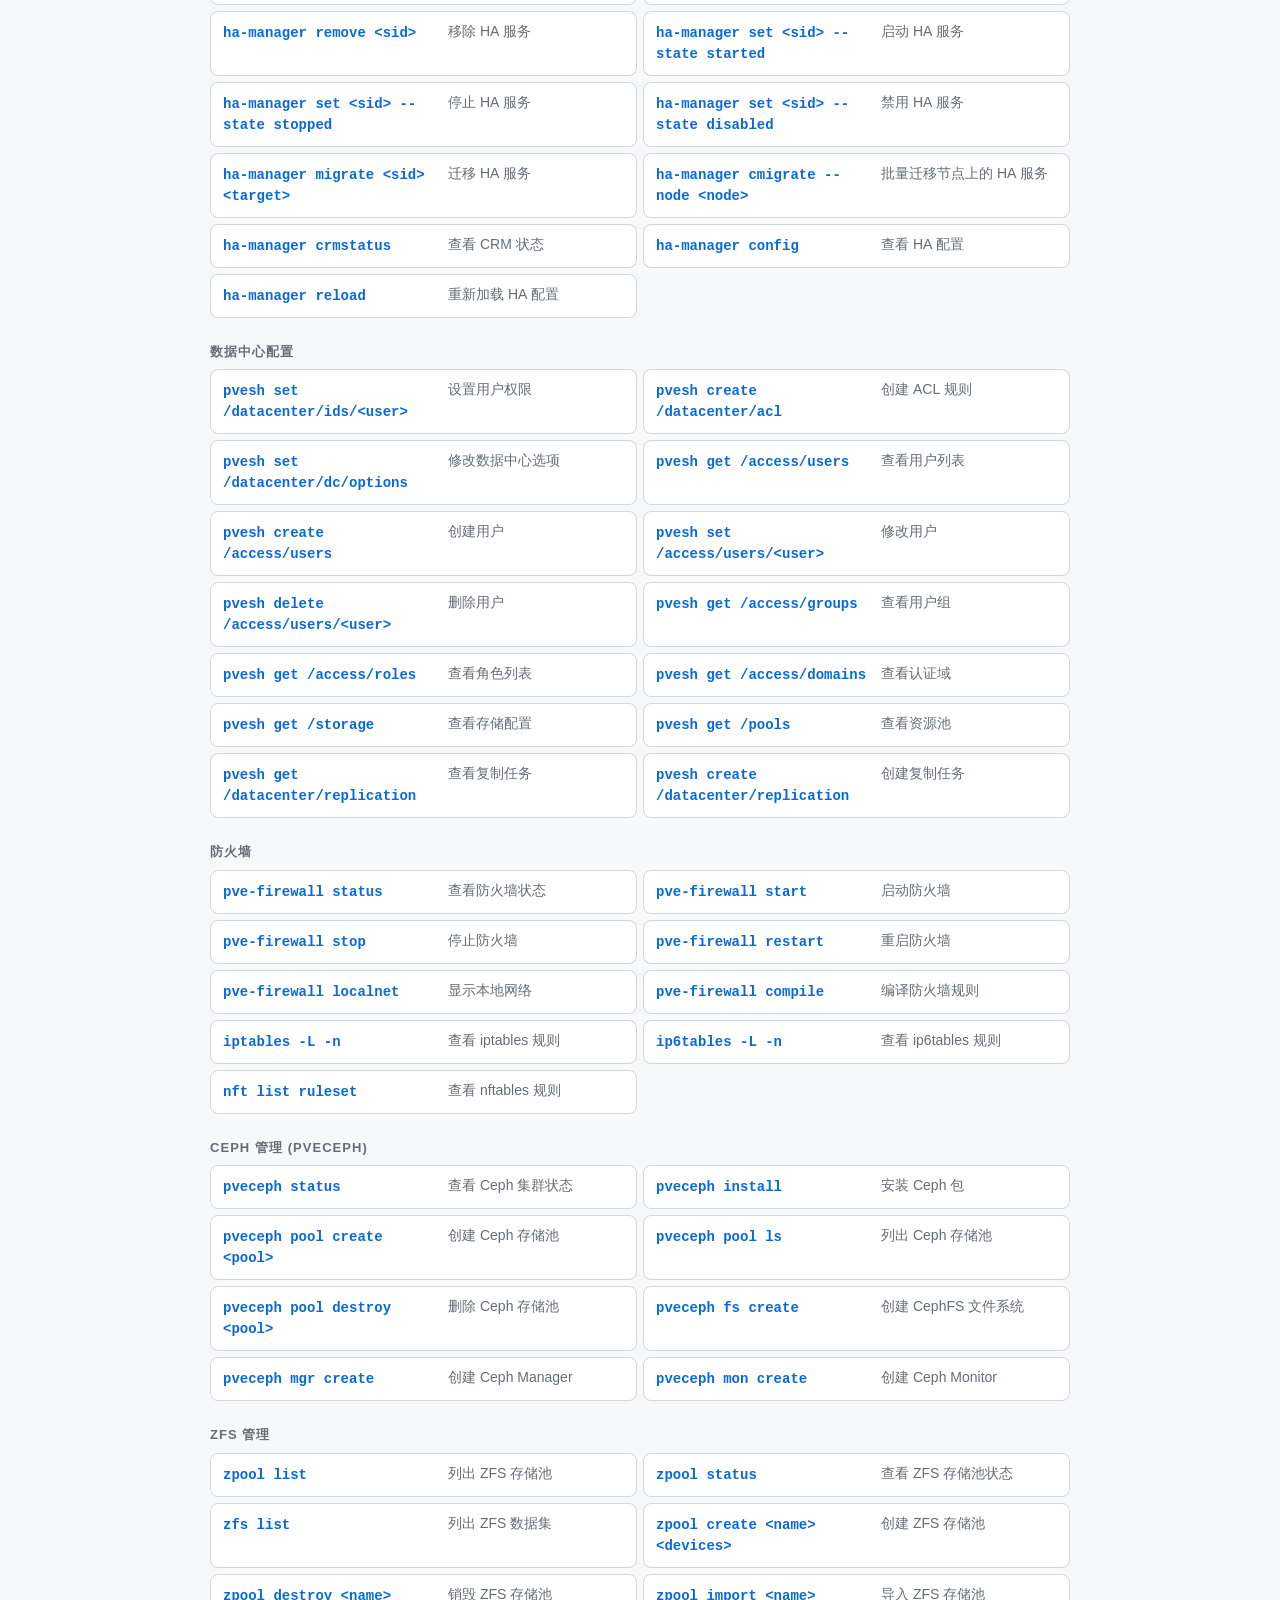
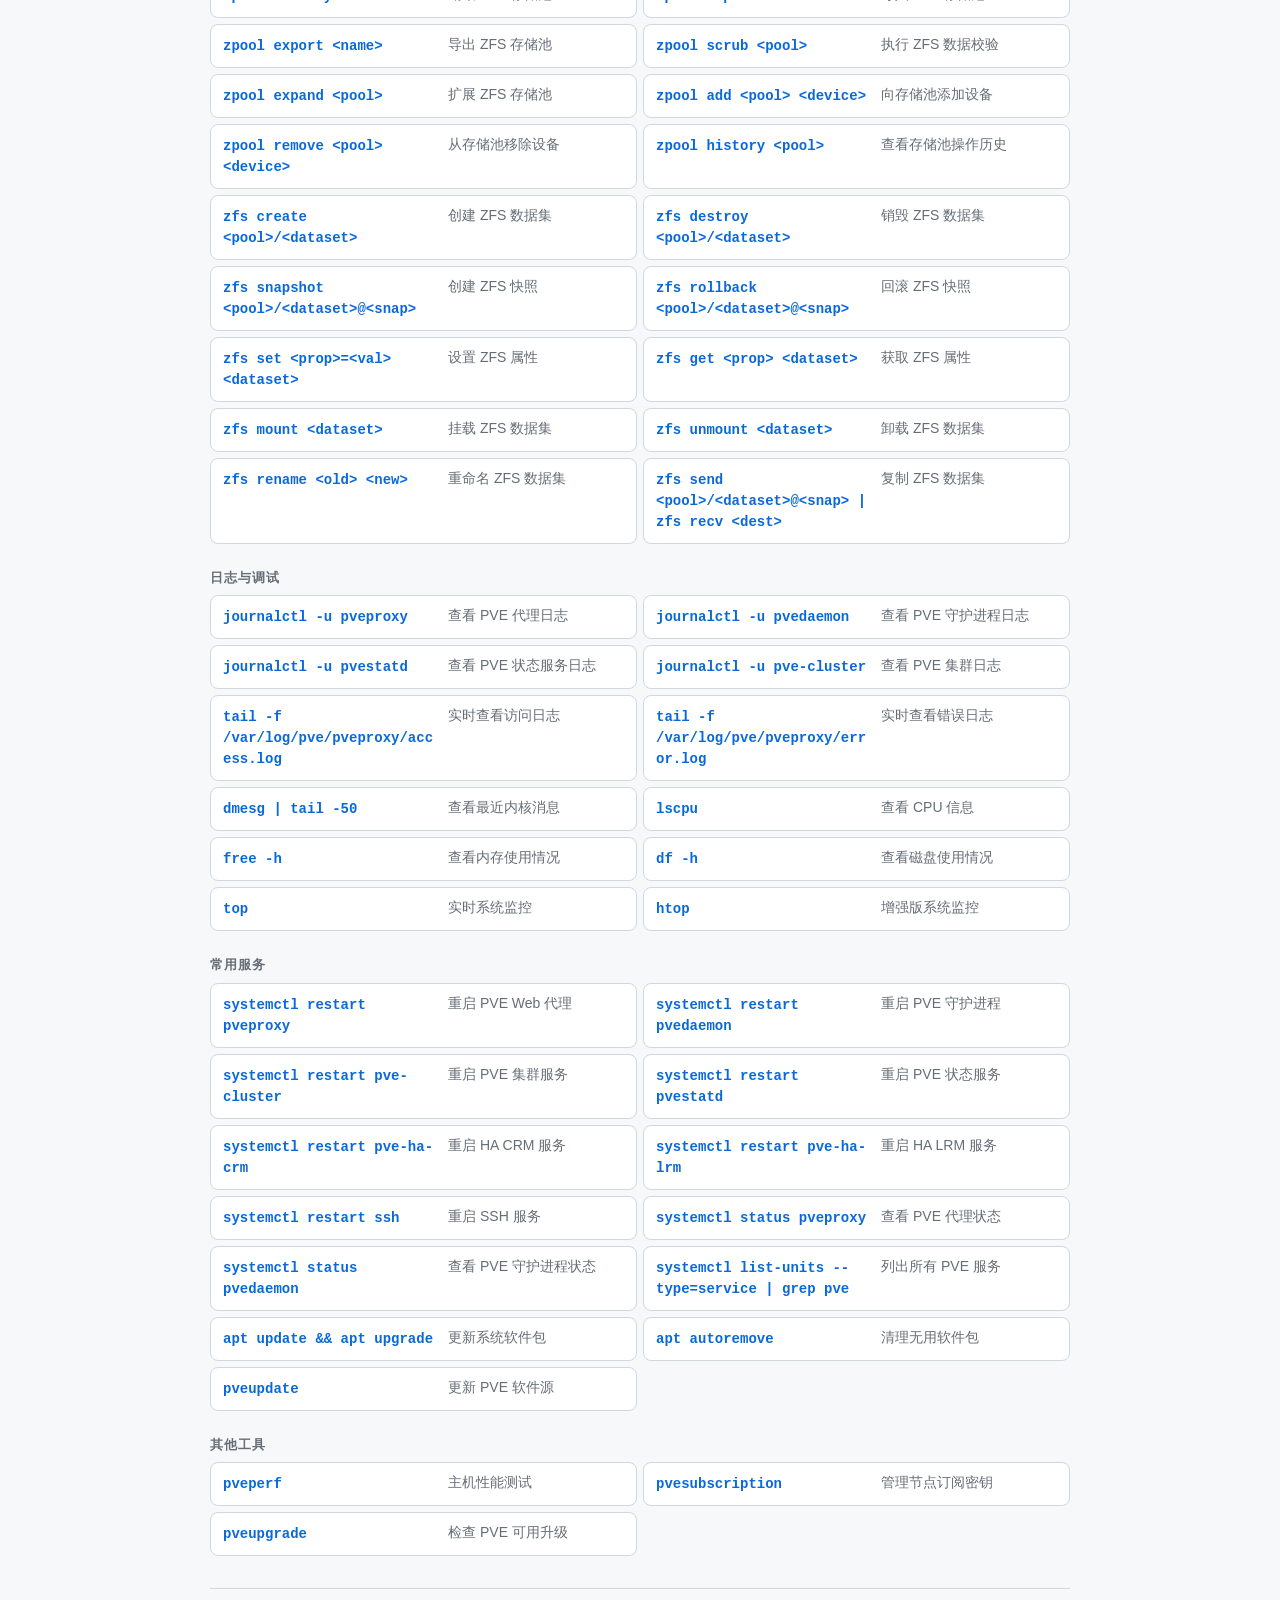
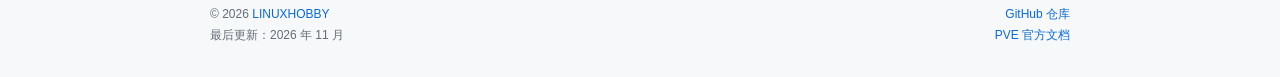
<file: pve-command.html>
<!DOCTYPE html>
<html lang="zh">
<head>
<meta charset="UTF-8" />
<meta name="viewport" content="width=device-width, initial-scale=1.0" />
<link rel="icon" type="image/svg+xml" href="assets/favicon.svg" />
<title>PVE Commands Reference</title>
<link rel="stylesheet" href="assets/shared.css" />
</head>
<body>
<div class="container">
  <h1>Proxmox VE Commands</h1>
  <p class="subtitle">PVE 常用命令速查，支持搜索过滤</p>
  <div class="search-bar">
    <svg width="16" height="16" fill="none" viewBox="0 0 24 24" stroke="currentColor" stroke-width="2" style="color:#8c959f;flex-shrink:0"><circle cx="11" cy="11" r="8"/><path d="M21 21l-4.35-4.35"/></svg>
    <input type="text" placeholder="搜索命令..." id="search" oninput="filter()" />
  </div>
  <div id="content"></div>
  <footer>
    <div class="footer-left">
      <span>© 2026 <a href="https://github.com/linuxhobby" target="_blank">LINUXHOBBY</a></span>
      <span>最后更新：2026 年 11 月</span>
    </div>
    <div class="footer-right">
      <span><a href="https://github.com/linuxhobby/CheatDeck" target="_blank">GitHub 仓库</a></span>
      <span><a href="https://pve.proxmox.com/pve-docs/" target="_blank">PVE 官方文档</a></span>
    </div>
  </footer>
</div>
<script>
const data = [
  { cat: "虚拟机管理 (qm)", items: [
    { cmd: "qm list", desc: "列出所有虚拟机" },
    { cmd: "qm status <vmid>", desc: "查看虚拟机状态" },
    { cmd: "qm start <vmid>", desc: "启动虚拟机" },
    { cmd: "qm stop <vmid>", desc: "停止虚拟机" },
    { cmd: "qm shutdown <vmid>", desc: "正常关机虚拟机" },
    { cmd: "qm reboot <vmid>", desc: "重启虚拟机" },
    { cmd: "qm suspend <vmid>", desc: "暂停虚拟机" },
    { cmd: "qm resume <vmid>", desc: "恢复暂停的虚拟机" },
    { cmd: "qm destroy <vmid>", desc: "删除虚拟机及其磁盘" },
    { cmd: "qm create <vmid>", desc: "创建新虚拟机" },
    { cmd: "qm clone <vmid> <newid>", desc: "克隆虚拟机" },
    { cmd: "qm migrate <vmid> <target>", desc: "迁移虚拟机到目标节点" },
    { cmd: "qm backup <vmid>", desc: "备份虚拟机" },
    { cmd: "qm restore <vmid> <archive>", desc: "从备份恢复虚拟机" },
    { cmd: "qm resize <vmid> <disk> <size>", desc: "调整虚拟机磁盘大小" },
    { cmd: "qm set <vmid> --net0 ...", desc: "修改虚拟机配置" },
    { cmd: "qm config <vmid>", desc: "查看虚拟机配置" },
    { cmd: "qm monitor <vmid>", desc: "进入 QEMU 监视器交互界面" },
    { cmd: "qm sendkey <vmid> <key>", desc: "发送按键到虚拟机" },
    { cmd: "qm vncproxy <vmid>", desc: "启动 VNC 代理连接" },
    { cmd: "qm terminal <vmid>", desc: "打开串行终端" },
    { cmd: "qm showcmd <vmid>", desc: "显示 QEMU 启动命令" },
    { cmd: "qm wait <vmid>", desc: "等待虚拟机停止" },
    { cmd: "qm unlock <vmid>", desc: "解锁虚拟机配置锁" },
    { cmd: "qm rescan", desc: "重新扫描存储中的磁盘" },
    { cmd: "qm guest cmd <vmid> ...", desc: "执行虚拟机内部命令 (需 QEMU Agent)" },
    { cmd: "qm guest exec <vmid> <cmd>", desc: "在虚拟机内执行命令 (需 QEMU Agent)" },
    { cmd: "qm guest exec-status <vmid> <pid>", desc: "查询 guest exec 命令执行结果" },
    { cmd: "qm guest ping <vmid>", desc: "检测虚拟机内 QEMU Agent 是否在线" },
    { cmd: "qm guest get-osinfo <vmid>", desc: "获取虚拟机操作系统信息" },
    { cmd: "qm guest get-fsinfo <vmid>", desc: "获取虚拟机内文件系统信息" },
    { cmd: "qm guest network-get-interfaces <vmid>", desc: "获取虚拟机内网络接口信息" },
    { cmd: "qm guest set-user-password <vmid> --username <user> --password <pwd>", desc: "设置虚拟机内用户密码" },
    { cmd: "qm guest fsfreeze <vmid>", desc: "冻结虚拟机文件系统" },
    { cmd: "qm guest fsfreezethaw <vmid>", desc: "解冻虚拟机文件系统" },
    { cmd: "qm reset <vmid>", desc: "强制重启虚拟机 (硬复位)" },
    { cmd: "qm template <vmid>", desc: "将虚拟机转换为模板" },
    { cmd: "qm pending <vmid>", desc: "查看待生效的配置变更" },
    { cmd: "qm unlink <vmid> <disk>", desc: "从配置中移除磁盘引用" },
    { cmd: "qm nbdstop <vmid>", desc: "停止虚拟机的 NBD 服务" },
    { cmd: "qm help [<cmd>]", desc: "查看命令帮助" },
  ]},
  { cat: "虚拟机磁盘操作 (qm disk)", items: [
    { cmd: "qm disk import <vmid> <file> <storage>", desc: "导入磁盘镜像到虚拟机" },
    { cmd: "qm disk move <vmid> <disk> [storage]", desc: "移动磁盘到其他存储" },
    { cmd: "qm disk resize <vmid> <disk> <size>", desc: "调整磁盘大小" },
    { cmd: "qm disk rescan [--vmid <vmid>]", desc: "重新扫描磁盘并同步配置" },
    { cmd: "qm disk unlink <vmid> --idlist <disk>", desc: "删除磁盘引用 (可选删除镜像)" },
  ]},
  { cat: "虚拟机导入与迁移", items: [
    { cmd: "qm importovf <vmid> <ovf文件> <storage>", desc: "从 OVF 导入虚拟机" },
    { cmd: "qm importdisk <vmid> <file> <storage>", desc: "导入磁盘镜像 (旧版命令)" },
    { cmd: "qm remote-migrate <vmid> <targetvmid> <target_endpoint>", desc: "跨集群迁移虚拟机" },
    { cmd: "qm mtunnel <vmid>", desc: "创建迁移用隧道" },
  ]},
  { cat: "虚拟机 Cloud-Init", items: [
    { cmd: "qm cloudinit dump <vmid>", desc: "导出 cloud-init 生成的配置" },
    { cmd: "qm set <vmid> --ciuser <user>", desc: "设置 cloud-init 用户" },
    { cmd: "qm set <vmid> --cipassword <pwd>", desc: "设置 cloud-init 密码" },
    { cmd: "qm set <vmid> --sshkeys <文件>", desc: "设置 cloud-init SSH 公钥" },
    { cmd: "qm set <vmid> --ipconfig0 ip=dhcp", desc: "设置 cloud-init 网络配置" },
  ]},
  { cat: "容器管理 (pct)", items: [
    { cmd: "pct list", desc: "列出所有 LXC 容器" },
    { cmd: "pct status <vmid>", desc: "查看容器状态" },
    { cmd: "pct start <vmid>", desc: "启动容器" },
    { cmd: "pct stop <vmid>", desc: "停止容器" },
    { cmd: "pct shutdown <vmid>", desc: "正常关闭容器" },
    { cmd: "pct reboot <vmid>", desc: "重启容器" },
    { cmd: "pct destroy <vmid>", desc: "删除容器及其磁盘" },
    { cmd: "pct create <vmid> <template>", desc: "从模板创建容器" },
    { cmd: "pct clone <vmid> <newid>", desc: "克隆容器" },
    { cmd: "pct migrate <vmid> <target>", desc: "迁移容器到目标节点" },
    { cmd: "pct set <vmid> --memory 2048", desc: "修改容器内存" },
    { cmd: "pct config <vmid>", desc: "查看容器配置" },
    { cmd: "pct exec <vmid> <cmd>", desc: "在容器内执行命令" },
    { cmd: "pct enter <vmid>", desc: "进入容器 shell" },
    { cmd: "pct mount <vmid>", desc: "挂载容器根文件系统" },
    { cmd: "pct unmount <vmid>", desc: "卸载容器根文件系统" },
    { cmd: "pct push <vmid> <hostpath> <ctpath>", desc: "推送文件到容器" },
    { cmd: "pct pull <vmid> <ctpath> <hostpath>", desc: "从容器拉取文件" },
    { cmd: "pct rename <vmid> <newname>", desc: "重命名容器" },
    { cmd: "pct template <vmid>", desc: "将容器转换为模板" },
    { cmd: "pct fstrim <vmid>", desc: "对容器执行 fstrim 回收空间" },
    { cmd: "pct unlock <vmid>", desc: "解锁容器配置锁" },
    { cmd: "pct df <vmid>", desc: "显示容器磁盘使用情况" },
  ]},
  { cat: "存储管理 (pvesm)", items: [
    { cmd: "pvesm status", desc: "显示存储状态" },
    { cmd: "pvesm list", desc: "列出存储中的内容" },
    { cmd: "pvesm add <type> <name>", desc: "添加存储" },
    { cmd: "pvesm remove <name>", desc: "移除存储" },
    { cmd: "pvesm set <name>", desc: "修改存储配置" },
    { cmd: "pvesm alloc <storage> <vmid> <format> <size>", desc: "分配磁盘" },
    { cmd: "pvesm free <storage> <volid>", desc: "释放磁盘" },
    { cmd: "pvesm path <volid>", desc: "获取卷的文件路径" },
    { cmd: "pvesm image <storage> <filename>", desc: "导入镜像" },
    { cmd: "pvesm export <storage> <volid>", desc: "导出卷" },
    { cmd: "pvesm extract <storage> <archive>", desc: "解压归档" },
    { cmd: "pvesm prune <storage>", desc: "清理过期快照" },
    { cmd: "pvesm garbagecollect <storage>", desc: "垃圾回收" },
    { cmd: "pvesm sgcopy <src> <dst>", desc: "复制存储组" },
    { cmd: "pvesm zfsscan", desc: "扫描 ZFS 存储池" },
  ]},
  { cat: "用户与权限管理 (pveum)", items: [
    { cmd: "pveum user list", desc: "列出所有用户" },
    { cmd: "pveum user add <userid>", desc: "添加用户" },
    { cmd: "pveum user delete <userid>", desc: "删除用户" },
    { cmd: "pveum user modify <userid>", desc: "修改用户属性" },
    { cmd: "pveum group list", desc: "列出用户组" },
    { cmd: "pveum group add <groupid>", desc: "添加用户组" },
    { cmd: "pveum group delete <groupid>", desc: "删除用户组" },
    { cmd: "pveum role list", desc: "列出角色" },
    { cmd: "pveum role add <roleid>", desc: "添加角色" },
    { cmd: "pveum role delete <roleid>", desc: "删除角色" },
    { cmd: "pveum acl list", desc: "列出 ACL 规则" },
    { cmd: "pveum acl modify", desc: "修改 ACL 规则" },
    { cmd: "pveum acl delete", desc: "删除 ACL 规则" },
    { cmd: "pveum realm list", desc: "列出认证域 (Realm)" },
    { cmd: "pveum token list", desc: "列出 API Token" },
  ]},
  { cat: "网络管理", items: [
    { cmd: "ip addr", desc: "查看网络接口和 IP 地址" },
    { cmd: "ip link show", desc: "查看网络接口状态" },
    { cmd: "ip route", desc: "查看路由表" },
    { cmd: "brctl show", desc: "查看网桥信息" },
    { cmd: "pveam update", desc: "更新 CT 模板列表" },
    { cmd: "pveam available", desc: "查看可用 CT 模板" },
    { cmd: "pveam list <storage>", desc: "列出存储中的模板" },
    { cmd: "pveam download <storage> <template>", desc: "下载 CT 模板" },
    { cmd: "pveam remove <storage> <template>", desc: "删除 CT 模板" },
  ]},
  { cat: "集群管理", items: [
    { cmd: "pveversion", desc: "显示 PVE 版本" },
    { cmd: "pvecm status", desc: "查看集群状态" },
    { cmd: "pvecm nodes", desc: "列出集群节点" },
    { cmd: "pvecm add <hostname>", desc: "添加节点到集群" },
    { cmd: "pvecm delnode <nodename>", desc: "从集群删除节点" },
    { cmd: "pvecm expected <number>", desc: "设置预期节点数" },
    { cmd: "pvecm updatecerts", desc: "更新集群证书" },
    { cmd: "pvecm mtunnel", desc: "创建迁移隧道" },
    { cmd: "pvecm fingerprint <hostname>", desc: "获取远程节点指纹" },
    { cmd: "pvecm keygen", desc: "生成集群密钥" },
  ]},
  { cat: "备份与恢复", items: [
    { cmd: "vzdump <vmid> --storage <storage>", desc: "备份虚拟机/容器" },
    { cmd: "vzdump --all --storage <storage>", desc: "备份所有虚拟机/容器" },
    { cmd: "vzdump --list", desc: "列出备份" },
    { cmd: "qmrestore <storage>:backup/<archive> <vmid>", desc: "从备份恢复虚拟机" },
    { cmd: "pct restore <vmid> <template>", desc: "从模板恢复容器" },
    { cmd: "qm dump <vmid>", desc: "导出虚拟机配置" },
    { cmd: "vzdump --mode snapshot", desc: "使用快照模式备份" },
    { cmd: "vzdump --mode suspend", desc: "使用暂停模式备份" },
    { cmd: "vzdump --mode stop", desc: "使用停止模式备份" },
    { cmd: "vzdump --compress zstd", desc: "使用 zstd 压缩备份" },
    { cmd: "vzdump --storage <storage> --remove 0", desc: "保留旧备份不自动删除" },
  ]},
  { cat: "快照管理", items: [
    { cmd: "qm listsnapshot <vmid>", desc: "列出虚拟机快照" },
    { cmd: "qm snapshot <vmid> <name>", desc: "创建快照" },
    { cmd: "qm rollback <vmid> <snapname>", desc: "回滚到快照" },
    { cmd: "qm delsnapshot <vmid> <name>", desc: "删除快照" },
    { cmd: "qm setsnapshot <vmid> <name>", desc: "设置当前快照" },
    { cmd: "pct snapshots <vmid>", desc: "列出容器快照" },
    { cmd: "pct snapshot <vmid> <name>", desc: "创建容器快照" },
    { cmd: "pct rollback <vmid> <snapname>", desc: "回滚容器快照" },
    { cmd: "pct delsnapshot <vmid> <name>", desc: "删除容器快照" },
  ]},
  { cat: "复制管理 (pvesr)", items: [
    { cmd: "pvesr list", desc: "列出所有复制任务" },
    { cmd: "pvesr create <id>", desc: "创建存储复制任务" },
    { cmd: "pvesr delete <id>", desc: "删除复制任务" },
    { cmd: "pvesr run <id>", desc: "立即执行复制任务" },
    { cmd: "pvesr status", desc: "查看复制状态" },
  ]},
  { cat: "系统信息", items: [
    { cmd: "pveversion --verbose", desc: "显示详细版本信息" },
    { cmd: "pvesh get /nodes/<node>/status", desc: "获取节点状态" },
    { cmd: "pvesh get /cluster/resources", desc: "获取集群资源" },
    { cmd: "pvesh get /nodes/<node>/hardware/cpu", desc: "查看 CPU 信息" },
    { cmd: "pvesh get /nodes/<node>/hardware/memory", desc: "查看内存信息" },
    { cmd: "pvesh get /nodes/<node>/hardware/pci", desc: "查看 PCI 设备" },
    { cmd: "pvesh get /nodes/<node>/hardware/usb", desc: "查看 USB 设备" },
    { cmd: "pvesh get /nodes/<node>/network", desc: "查看网络配置" },
    { cmd: "pvesh get /nodes/<node>/storage", desc: "查看存储配置" },
    { cmd: "pvesh get /nodes/<node>/disks", desc: "查看磁盘列表" },
    { cmd: "pvesh get /nodes/<node>/disks/smart", desc: "查看磁盘 SMART 信息" },
    { cmd: "pvesh get /nodes/<node>/vms", desc: "查看节点上的虚拟机" },
    { cmd: "pvesh get /nodes/<node>/lxc", desc: "查看节点上的容器" },
  ]},
  { cat: "高可用 (HA)", items: [
    { cmd: "ha-manager status", desc: "查看 HA 状态" },
    { cmd: "ha-manager add <sid> --target <node>", desc: "添加 HA 服务" },
    { cmd: "ha-manager remove <sid>", desc: "移除 HA 服务" },
    { cmd: "ha-manager set <sid> --state started", desc: "启动 HA 服务" },
    { cmd: "ha-manager set <sid> --state stopped", desc: "停止 HA 服务" },
    { cmd: "ha-manager set <sid> --state disabled", desc: "禁用 HA 服务" },
    { cmd: "ha-manager migrate <sid> <target>", desc: "迁移 HA 服务" },
    { cmd: "ha-manager cmigrate --node <node>", desc: "批量迁移节点上的 HA 服务" },
    { cmd: "ha-manager crmstatus", desc: "查看 CRM 状态" },
    { cmd: "ha-manager config", desc: "查看 HA 配置" },
    { cmd: "ha-manager reload", desc: "重新加载 HA 配置" },
  ]},
  { cat: "数据中心配置", items: [
    { cmd: "pvesh set /datacenter/ids/<user>", desc: "设置用户权限" },
    { cmd: "pvesh create /datacenter/acl", desc: "创建 ACL 规则" },
    { cmd: "pvesh set /datacenter/dc/options", desc: "修改数据中心选项" },
    { cmd: "pvesh get /access/users", desc: "查看用户列表" },
    { cmd: "pvesh create /access/users", desc: "创建用户" },
    { cmd: "pvesh set /access/users/<user>", desc: "修改用户" },
    { cmd: "pvesh delete /access/users/<user>", desc: "删除用户" },
    { cmd: "pvesh get /access/groups", desc: "查看用户组" },
    { cmd: "pvesh get /access/roles", desc: "查看角色列表" },
    { cmd: "pvesh get /access/domains", desc: "查看认证域" },
    { cmd: "pvesh get /storage", desc: "查看存储配置" },
    { cmd: "pvesh get /pools", desc: "查看资源池" },
    { cmd: "pvesh get /datacenter/replication", desc: "查看复制任务" },
    { cmd: "pvesh create /datacenter/replication", desc: "创建复制任务" },
  ]},
  { cat: "防火墙", items: [
    { cmd: "pve-firewall status", desc: "查看防火墙状态" },
    { cmd: "pve-firewall start", desc: "启动防火墙" },
    { cmd: "pve-firewall stop", desc: "停止防火墙" },
    { cmd: "pve-firewall restart", desc: "重启防火墙" },
    { cmd: "pve-firewall localnet", desc: "显示本地网络" },
    { cmd: "pve-firewall compile", desc: "编译防火墙规则" },
    { cmd: "iptables -L -n", desc: "查看 iptables 规则" },
    { cmd: "ip6tables -L -n", desc: "查看 ip6tables 规则" },
    { cmd: "nft list ruleset", desc: "查看 nftables 规则" },
  ]},
  { cat: "Ceph 管理 (pveceph)", items: [
    { cmd: "pveceph status", desc: "查看 Ceph 集群状态" },
    { cmd: "pveceph install", desc: "安装 Ceph 包" },
    { cmd: "pveceph pool create <pool>", desc: "创建 Ceph 存储池" },
    { cmd: "pveceph pool ls", desc: "列出 Ceph 存储池" },
    { cmd: "pveceph pool destroy <pool>", desc: "删除 Ceph 存储池" },
    { cmd: "pveceph fs create", desc: "创建 CephFS 文件系统" },
    { cmd: "pveceph mgr create", desc: "创建 Ceph Manager" },
    { cmd: "pveceph mon create", desc: "创建 Ceph Monitor" },
  ]},
  { cat: "ZFS 管理", items: [
    { cmd: "zpool list", desc: "列出 ZFS 存储池" },
    { cmd: "zpool status", desc: "查看 ZFS 存储池状态" },
    { cmd: "zfs list", desc: "列出 ZFS 数据集" },
    { cmd: "zpool create <name> <devices>", desc: "创建 ZFS 存储池" },
    { cmd: "zpool destroy <name>", desc: "销毁 ZFS 存储池" },
    { cmd: "zpool import <name>", desc: "导入 ZFS 存储池" },
    { cmd: "zpool export <name>", desc: "导出 ZFS 存储池" },
    { cmd: "zpool scrub <pool>", desc: "执行 ZFS 数据校验" },
    { cmd: "zpool expand <pool>", desc: "扩展 ZFS 存储池" },
    { cmd: "zpool add <pool> <device>", desc: "向存储池添加设备" },
    { cmd: "zpool remove <pool> <device>", desc: "从存储池移除设备" },
    { cmd: "zpool history <pool>", desc: "查看存储池操作历史" },
    { cmd: "zfs create <pool>/<dataset>", desc: "创建 ZFS 数据集" },
    { cmd: "zfs destroy <pool>/<dataset>", desc: "销毁 ZFS 数据集" },
    { cmd: "zfs snapshot <pool>/<dataset>@<snap>", desc: "创建 ZFS 快照" },
    { cmd: "zfs rollback <pool>/<dataset>@<snap>", desc: "回滚 ZFS 快照" },
    { cmd: "zfs set <prop>=<val> <dataset>", desc: "设置 ZFS 属性" },
    { cmd: "zfs get <prop> <dataset>", desc: "获取 ZFS 属性" },
    { cmd: "zfs mount <dataset>", desc: "挂载 ZFS 数据集" },
    { cmd: "zfs unmount <dataset>", desc: "卸载 ZFS 数据集" },
    { cmd: "zfs rename <old> <new>", desc: "重命名 ZFS 数据集" },
    { cmd: "zfs send <pool>/<dataset>@<snap> | zfs recv <dest>", desc: "复制 ZFS 数据集" },
  ]},
  { cat: "日志与调试", items: [
    { cmd: "journalctl -u pveproxy", desc: "查看 PVE 代理日志" },
    { cmd: "journalctl -u pvedaemon", desc: "查看 PVE 守护进程日志" },
    { cmd: "journalctl -u pvestatd", desc: "查看 PVE 状态服务日志" },
    { cmd: "journalctl -u pve-cluster", desc: "查看 PVE 集群日志" },
    { cmd: "tail -f /var/log/pve/pveproxy/access.log", desc: "实时查看访问日志" },
    { cmd: "tail -f /var/log/pve/pveproxy/error.log", desc: "实时查看错误日志" },
    { cmd: "dmesg | tail -50", desc: "查看最近内核消息" },
    { cmd: "lscpu", desc: "查看 CPU 信息" },
    { cmd: "free -h", desc: "查看内存使用情况" },
    { cmd: "df -h", desc: "查看磁盘使用情况" },
    { cmd: "top", desc: "实时系统监控" },
    { cmd: "htop", desc: "增强版系统监控" },
  ]},
  { cat: "常用服务", items: [
    { cmd: "systemctl restart pveproxy", desc: "重启 PVE Web 代理" },
    { cmd: "systemctl restart pvedaemon", desc: "重启 PVE 守护进程" },
    { cmd: "systemctl restart pve-cluster", desc: "重启 PVE 集群服务" },
    { cmd: "systemctl restart pvestatd", desc: "重启 PVE 状态服务" },
    { cmd: "systemctl restart pve-ha-crm", desc: "重启 HA CRM 服务" },
    { cmd: "systemctl restart pve-ha-lrm", desc: "重启 HA LRM 服务" },
    { cmd: "systemctl restart ssh", desc: "重启 SSH 服务" },
    { cmd: "systemctl status pveproxy", desc: "查看 PVE 代理状态" },
    { cmd: "systemctl status pvedaemon", desc: "查看 PVE 守护进程状态" },
    { cmd: "systemctl list-units --type=service | grep pve", desc: "列出所有 PVE 服务" },
    { cmd: "apt update && apt upgrade", desc: "更新系统软件包" },
    { cmd: "apt autoremove", desc: "清理无用软件包" },
    { cmd: "pveupdate", desc: "更新 PVE 软件源" },
  ]},
  { cat: "其他工具", items: [
    { cmd: "pveperf", desc: "主机性能测试" },
    { cmd: "pvesubscription", desc: "管理节点订阅密钥" },
    { cmd: "pveupgrade", desc: "检查 PVE 可用升级" },
  ]},
];
</script>
<script src="assets/shared.js"></script>
</body>
</html>
</file>
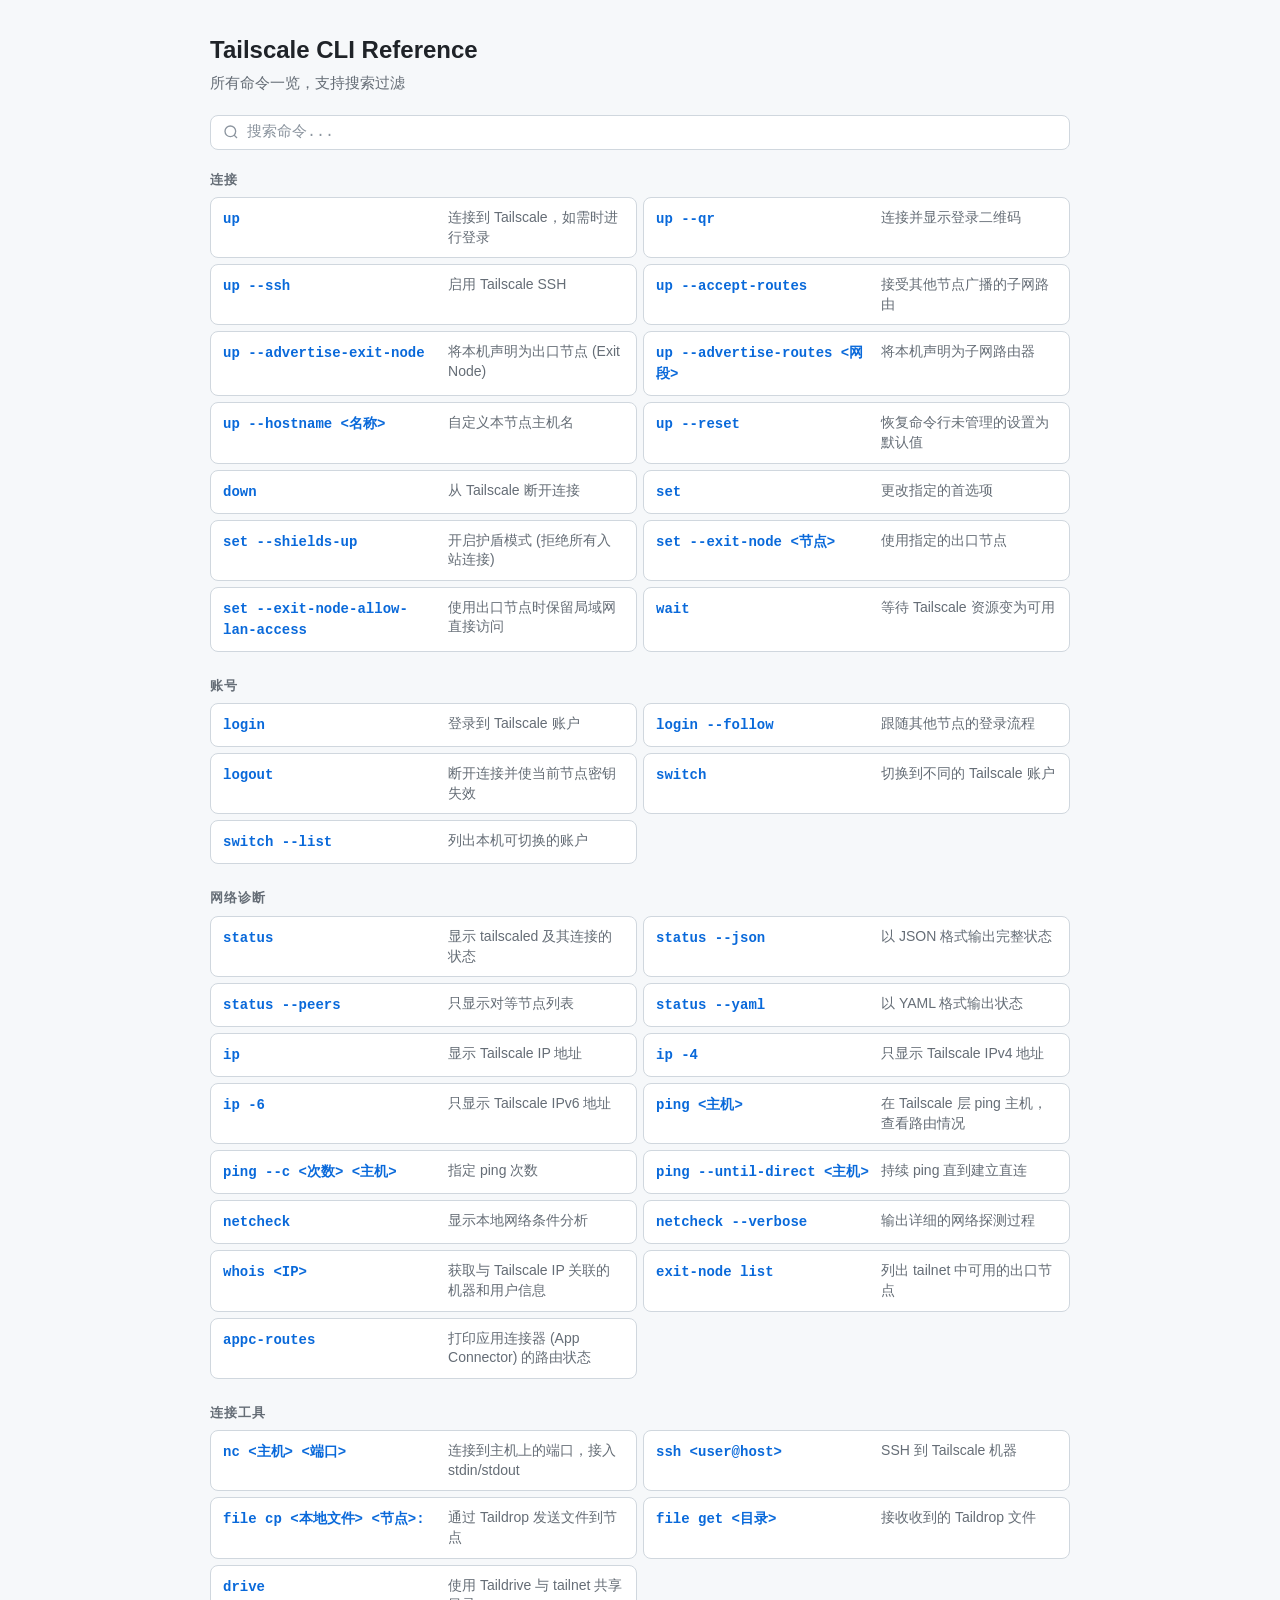
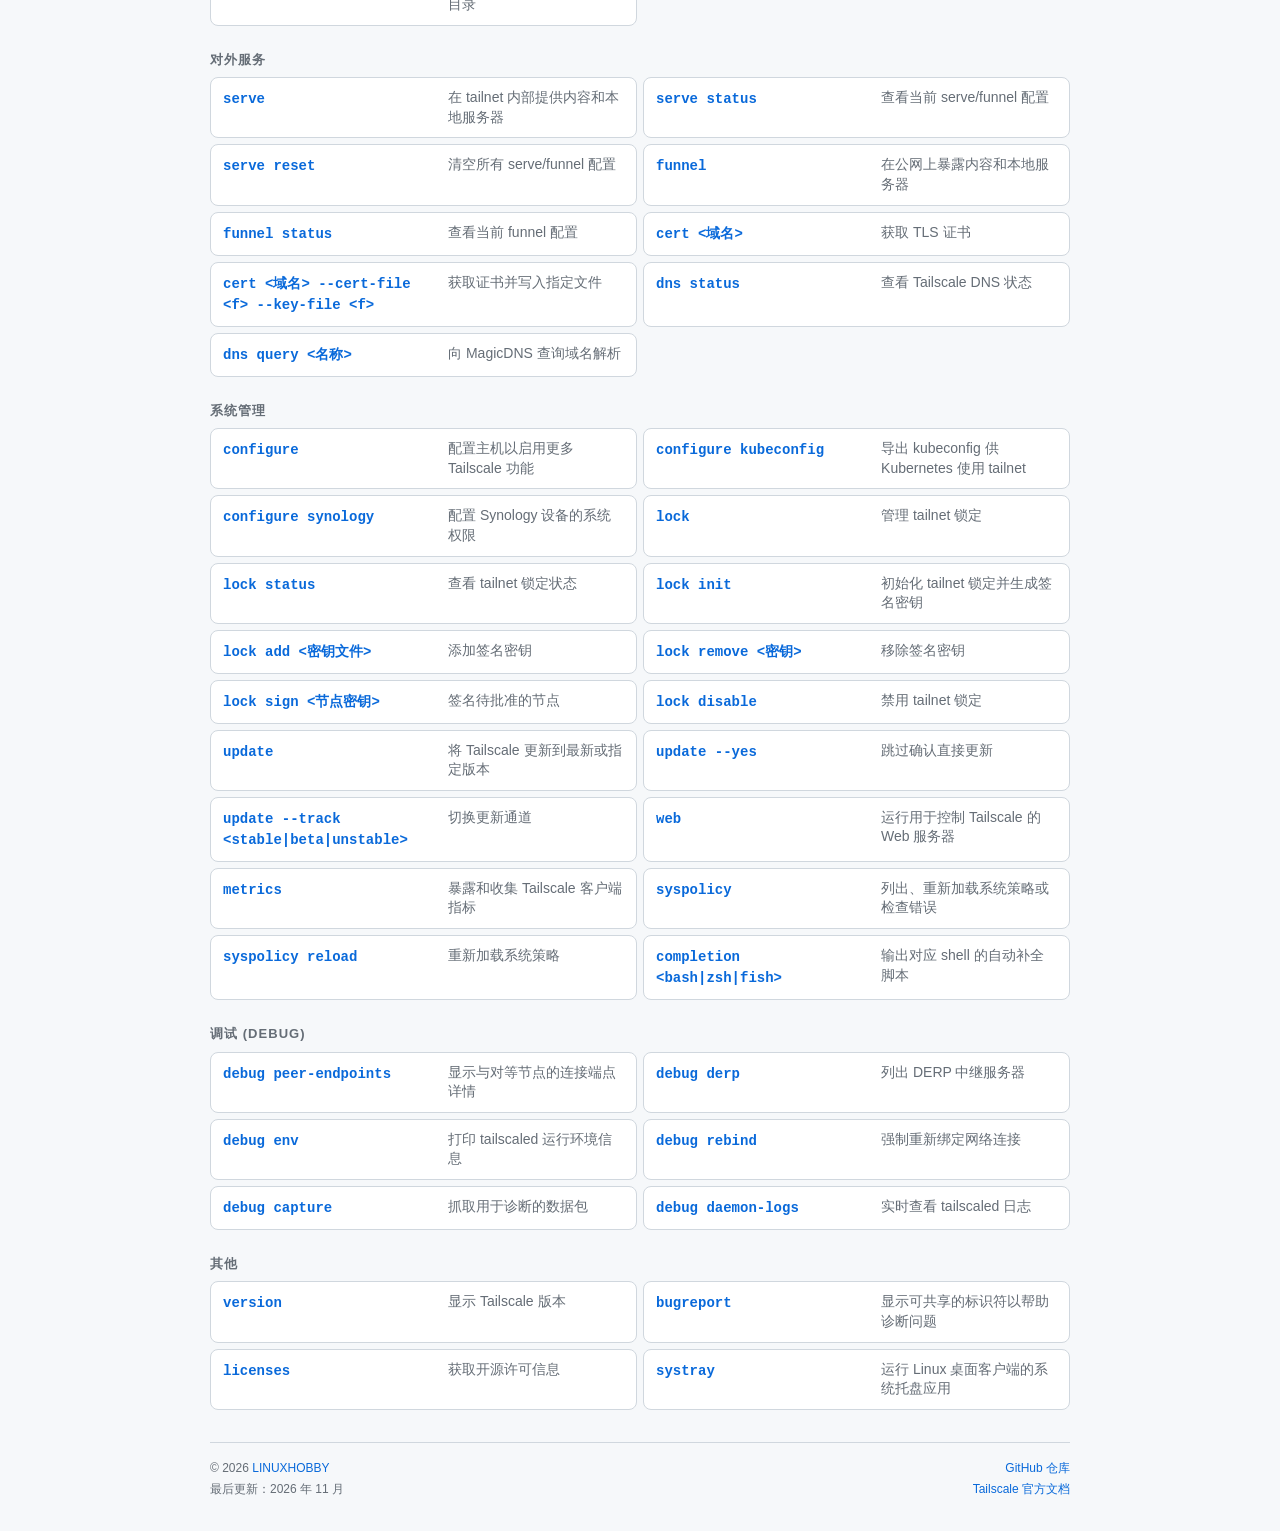
<file: tailscale-command.html>
<!DOCTYPE html>
<html lang="zh">
<head>
<meta charset="UTF-8" />
<meta name="viewport" content="width=device-width, initial-scale=1.0" />
<link rel="icon" type="image/svg+xml" href="assets/favicon.svg" />
<title>Tailscale CLI Reference</title>
<link rel="stylesheet" href="assets/shared.css" />
</head>
<body>
<div class="container">
  <h1>Tailscale CLI Reference</h1>
  <p class="subtitle">所有命令一览，支持搜索过滤</p>
  <div class="search-bar">
    <svg width="16" height="16" fill="none" viewBox="0 0 24 24" stroke="currentColor" stroke-width="2" style="color:#8c959f;flex-shrink:0"><circle cx="11" cy="11" r="8"/><path d="M21 21l-4.35-4.35"/></svg>
    <input type="text" placeholder="搜索命令..." id="search" oninput="filter()" />
  </div>
  <div id="content"></div>
  <footer>
    <div class="footer-left">
      <span>© 2026 <a href="https://github.com/linuxhobby" target="_blank">LINUXHOBBY</a></span>
      <span>最后更新：2026 年 11 月</span>
    </div>
    <div class="footer-right">
      <span><a href="https://github.com/linuxhobby/CheatDeck" target="_blank">GitHub 仓库</a></span>
      <span><a href="https://tailscale.com/kb/1241/tailscale-cli" target="_blank">Tailscale 官方文档</a></span>
    </div>
  </footer>
</div>
<script>
const data = [
  { cat: "连接", items: [
    { cmd: "up",      desc: "连接到 Tailscale，如需时进行登录" },
    { cmd: "up --qr", desc: "连接并显示登录二维码" },
    { cmd: "up --ssh", desc: "启用 Tailscale SSH" },
    { cmd: "up --accept-routes", desc: "接受其他节点广播的子网路由" },
    { cmd: "up --advertise-exit-node", desc: "将本机声明为出口节点 (Exit Node)" },
    { cmd: "up --advertise-routes <网段>", desc: "将本机声明为子网路由器" },
    { cmd: "up --hostname <名称>", desc: "自定义本节点主机名" },
    { cmd: "up --reset", desc: "恢复命令行未管理的设置为默认值" },
    { cmd: "down",    desc: "从 Tailscale 断开连接" },
    { cmd: "set",     desc: "更改指定的首选项" },
    { cmd: "set --shields-up", desc: "开启护盾模式 (拒绝所有入站连接)" },
    { cmd: "set --exit-node <节点>", desc: "使用指定的出口节点" },
    { cmd: "set --exit-node-allow-lan-access", desc: "使用出口节点时保留局域网直接访问" },
    { cmd: "wait",    desc: "等待 Tailscale 资源变为可用" },
  ]},
  { cat: "账号", items: [
    { cmd: "login",   desc: "登录到 Tailscale 账户" },
    { cmd: "login --follow", desc: "跟随其他节点的登录流程" },
    { cmd: "logout",  desc: "断开连接并使当前节点密钥失效" },
    { cmd: "switch",  desc: "切换到不同的 Tailscale 账户" },
    { cmd: "switch --list", desc: "列出本机可切换的账户" },
  ]},
  { cat: "网络诊断", items: [
    { cmd: "status",    desc: "显示 tailscaled 及其连接的状态" },
    { cmd: "status --json", desc: "以 JSON 格式输出完整状态" },
    { cmd: "status --peers", desc: "只显示对等节点列表" },
    { cmd: "status --yaml", desc: "以 YAML 格式输出状态" },
    { cmd: "ip",        desc: "显示 Tailscale IP 地址" },
    { cmd: "ip -4",     desc: "只显示 Tailscale IPv4 地址" },
    { cmd: "ip -6",     desc: "只显示 Tailscale IPv6 地址" },
    { cmd: "ping <主机>", desc: "在 Tailscale 层 ping 主机，查看路由情况" },
    { cmd: "ping --c <次数> <主机>", desc: "指定 ping 次数" },
    { cmd: "ping --until-direct <主机>", desc: "持续 ping 直到建立直连" },
    { cmd: "netcheck",  desc: "显示本地网络条件分析" },
    { cmd: "netcheck --verbose", desc: "输出详细的网络探测过程" },
    { cmd: "whois <IP>", desc: "获取与 Tailscale IP 关联的机器和用户信息" },
    { cmd: "exit-node list", desc: "列出 tailnet 中可用的出口节点" },
    { cmd: "appc-routes", desc: "打印应用连接器 (App Connector) 的路由状态" },
  ]},
  { cat: "连接工具", items: [
    { cmd: "nc <主机> <端口>", desc: "连接到主机上的端口，接入 stdin/stdout" },
    { cmd: "ssh <user@host>", desc: "SSH 到 Tailscale 机器" },
    { cmd: "file cp <本地文件> <节点>:", desc: "通过 Taildrop 发送文件到节点" },
    { cmd: "file get <目录>", desc: "接收收到的 Taildrop 文件" },
    { cmd: "drive",   desc: "使用 Taildrive 与 tailnet 共享目录" },
  ]},
  { cat: "对外服务", items: [
    { cmd: "serve",   desc: "在 tailnet 内部提供内容和本地服务器" },
    { cmd: "serve status", desc: "查看当前 serve/funnel 配置" },
    { cmd: "serve reset", desc: "清空所有 serve/funnel 配置" },
    { cmd: "funnel",  desc: "在公网上暴露内容和本地服务器" },
    { cmd: "funnel status", desc: "查看当前 funnel 配置" },
    { cmd: "cert <域名>", desc: "获取 TLS 证书" },
    { cmd: "cert <域名> --cert-file <f> --key-file <f>", desc: "获取证书并写入指定文件" },
    { cmd: "dns status", desc: "查看 Tailscale DNS 状态" },
    { cmd: "dns query <名称>", desc: "向 MagicDNS 查询域名解析" },
  ]},
  { cat: "系统管理", items: [
    { cmd: "configure", desc: "配置主机以启用更多 Tailscale 功能" },
    { cmd: "configure kubeconfig", desc: "导出 kubeconfig 供 Kubernetes 使用 tailnet" },
    { cmd: "configure synology", desc: "配置 Synology 设备的系统权限" },
    { cmd: "lock",      desc: "管理 tailnet 锁定" },
    { cmd: "lock status", desc: "查看 tailnet 锁定状态" },
    { cmd: "lock init", desc: "初始化 tailnet 锁定并生成签名密钥" },
    { cmd: "lock add <密钥文件>", desc: "添加签名密钥" },
    { cmd: "lock remove <密钥>", desc: "移除签名密钥" },
    { cmd: "lock sign <节点密钥>", desc: "签名待批准的节点" },
    { cmd: "lock disable", desc: "禁用 tailnet 锁定" },
    { cmd: "update",    desc: "将 Tailscale 更新到最新或指定版本" },
    { cmd: "update --yes", desc: "跳过确认直接更新" },
    { cmd: "update --track <stable|beta|unstable>", desc: "切换更新通道" },
    { cmd: "web",       desc: "运行用于控制 Tailscale 的 Web 服务器" },
    { cmd: "metrics",   desc: "暴露和收集 Tailscale 客户端指标" },
    { cmd: "syspolicy", desc: "列出、重新加载系统策略或检查错误" },
    { cmd: "syspolicy reload", desc: "重新加载系统策略" },
    { cmd: "completion <bash|zsh|fish>", desc: "输出对应 shell 的自动补全脚本" },
  ]},
  { cat: "调试 (debug)", items: [
    { cmd: "debug peer-endpoints", desc: "显示与对等节点的连接端点详情" },
    { cmd: "debug derp", desc: "列出 DERP 中继服务器" },
    { cmd: "debug env", desc: "打印 tailscaled 运行环境信息" },
    { cmd: "debug rebind", desc: "强制重新绑定网络连接" },
    { cmd: "debug capture", desc: "抓取用于诊断的数据包" },
    { cmd: "debug daemon-logs", desc: "实时查看 tailscaled 日志" },
  ]},
  { cat: "其他", items: [
    { cmd: "version",   desc: "显示 Tailscale 版本" },
    { cmd: "bugreport", desc: "显示可共享的标识符以帮助诊断问题" },
    { cmd: "licenses",  desc: "获取开源许可信息" },
    { cmd: "systray",   desc: "运行 Linux 桌面客户端的系统托盘应用" },
  ]},
];
</script>
<script src="assets/shared.js"></script>
</body>
</html>
</file>
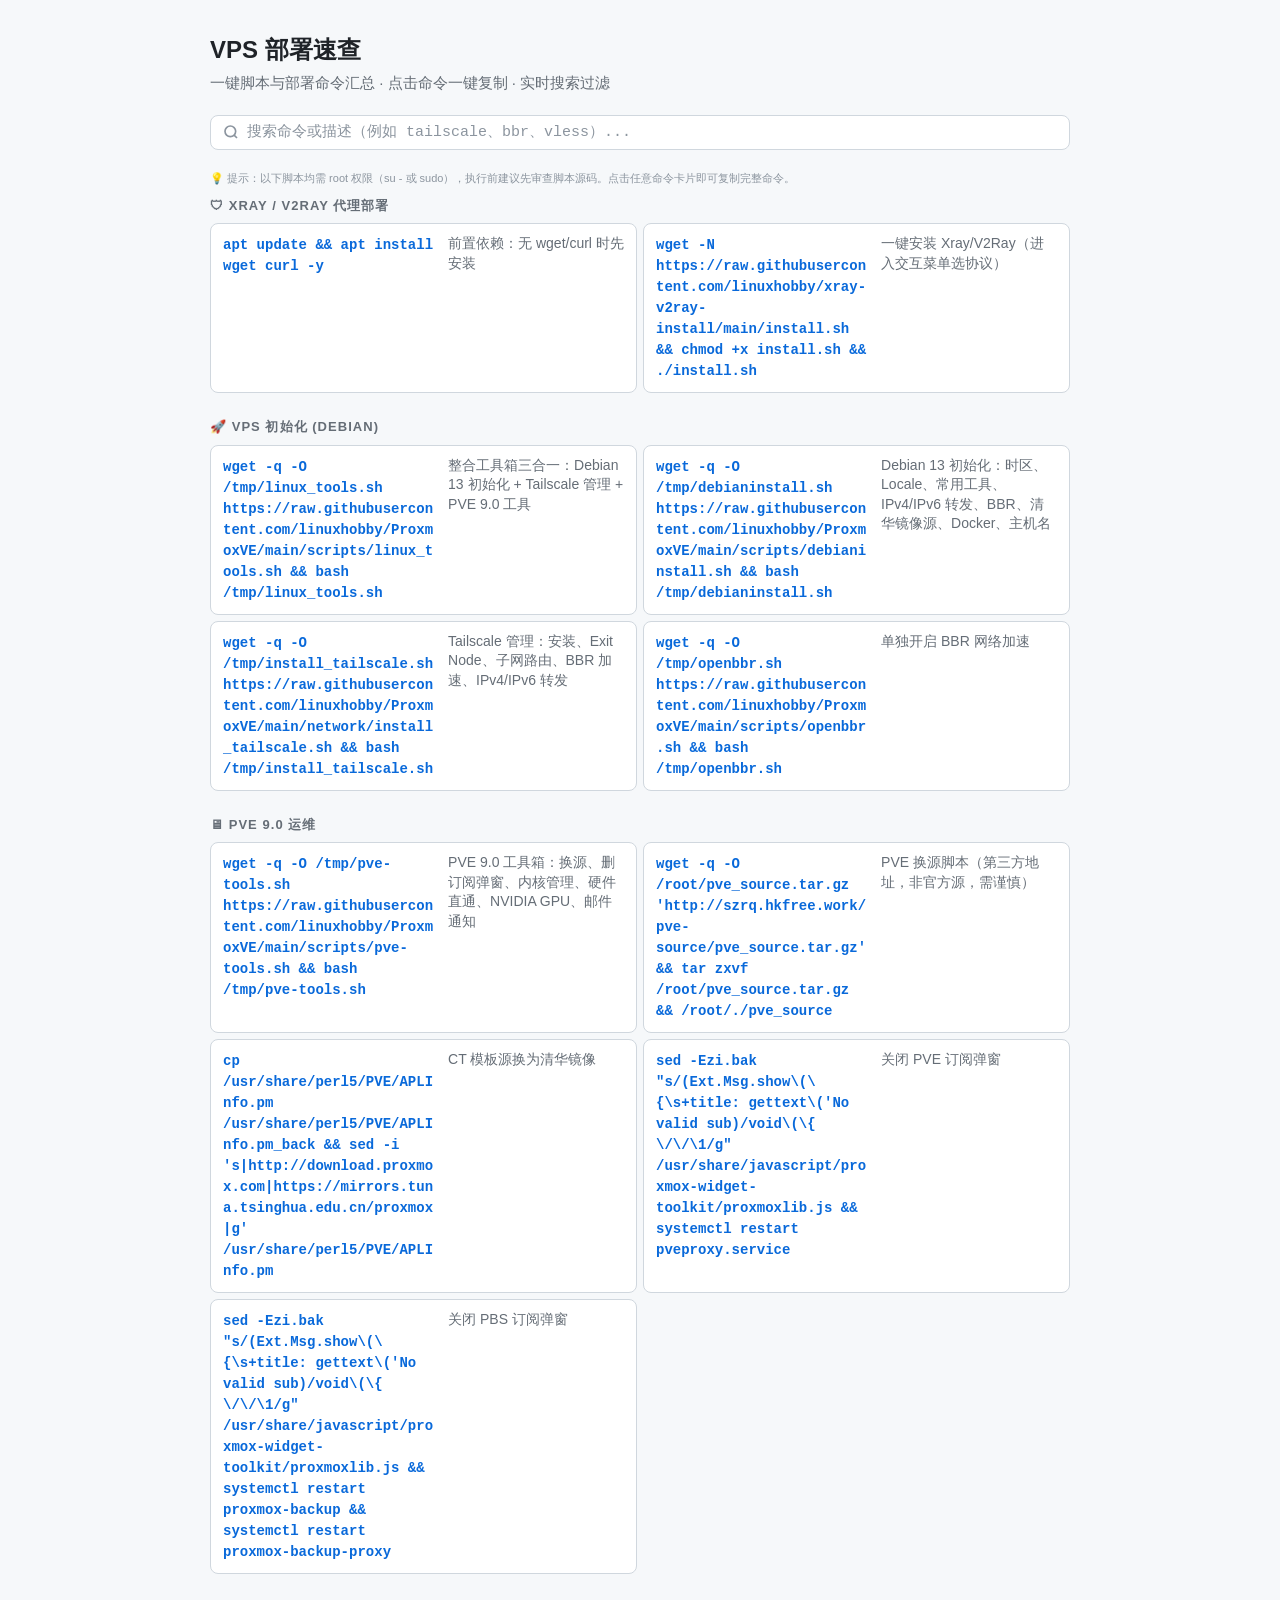
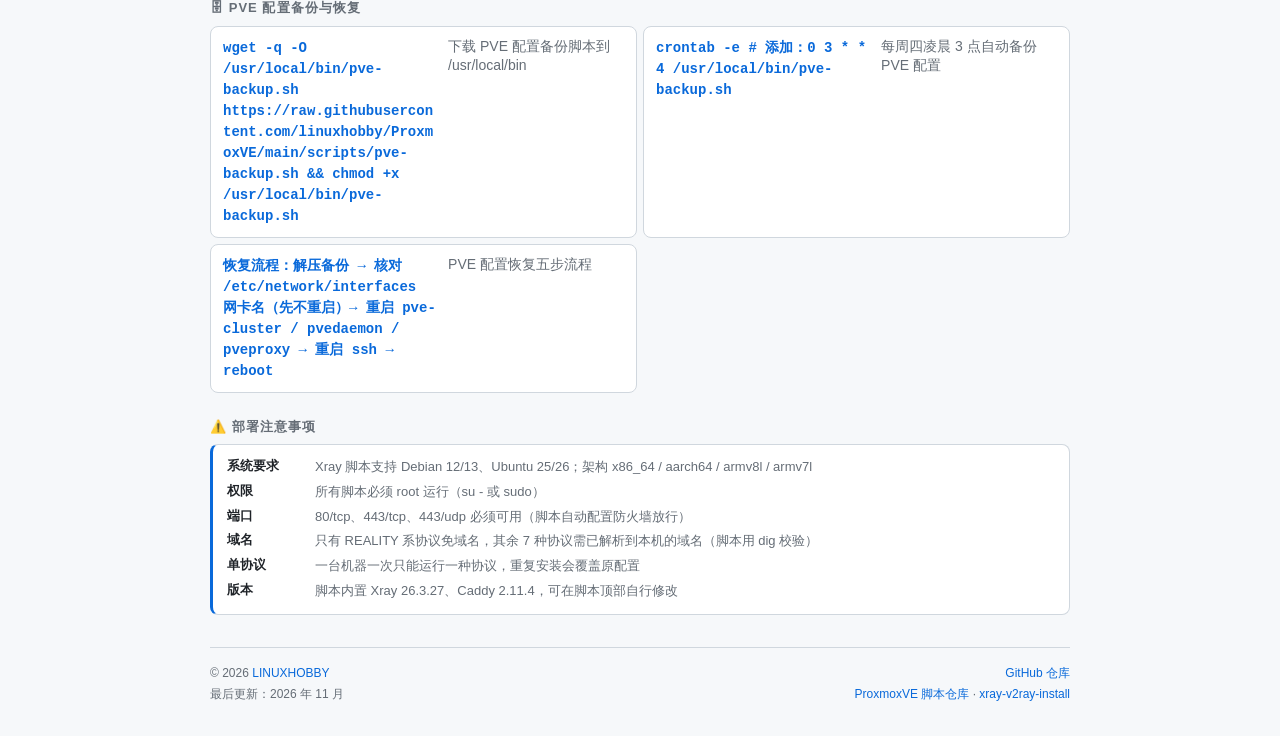
<file: vps-command.html>
<!DOCTYPE html>
<html lang="zh">
<head>
<meta charset="UTF-8" />
<meta name="viewport" content="width=device-width, initial-scale=1.0" />
<link rel="icon" type="image/svg+xml" href="assets/favicon.svg" />
<title>VPS 部署速查</title>
<link rel="stylesheet" href="assets/shared.css" />
</head>
<body>
<div class="container">
  <h1>VPS 部署速查</h1>
  <p class="subtitle">一键脚本与部署命令汇总 · 点击命令一键复制 · 实时搜索过滤</p>

  <div class="search-bar">
    <svg width="16" height="16" fill="none" viewBox="0 0 24 24" stroke="currentColor" stroke-width="2.5" style="color:#8c959f;flex-shrink:0"><circle cx="11" cy="11" r="8"/><path d="M21 21l-4.35-4.35"/></svg>
    <input type="text" placeholder="搜索命令或描述（例如 tailscale、bbr、vless）..." id="search" oninput="filter()" />
  </div>

  <div class="legend">💡 提示：以下脚本均需 root 权限（su - 或 sudo），执行前建议先审查脚本源码。点击任意命令卡片即可复制完整命令。</div>

  <div id="content"></div>

  <footer>
    <div class="footer-left">
      <span>© 2026 <a href="https://github.com/linuxhobby" target="_blank">LINUXHOBBY</a></span>
      <span>最后更新：2026 年 11 月</span>
    </div>
    <div class="footer-right">
      <span><a href="https://github.com/linuxhobby/CheatDeck" target="_blank">GitHub 仓库</a></span>
      <span><a href="https://github.com/linuxhobby/ProxmoxVE" target="_blank">ProxmoxVE 脚本仓库</a> · <a href="https://github.com/linuxhobby/xray-v2ray-install" target="_blank">xray-v2ray-install</a></span>
    </div>
  </footer>
</div>

<div id="toast" class="copy-toast">已复制到剪贴板</div>

<script>
const data = [
  // ========== Xray/V2Ray 代理部署 ==========
  { cat: "🛡 Xray / V2Ray 代理部署", items: [
    { cmd: "apt update && apt install wget curl -y", desc: "前置依赖：无 wget/curl 时先安装" },
    { cmd: "wget -N https://raw.githubusercontent.com/linuxhobby/xray-v2ray-install/main/install.sh && chmod +x install.sh && ./install.sh", desc: "一键安装 Xray/V2Ray（进入交互菜单选协议）" },
  ]},

  // ========== VPS 初始化 ==========
  { cat: "🚀 VPS 初始化 (Debian)", items: [
    { cmd: "wget -q -O /tmp/linux_tools.sh https://raw.githubusercontent.com/linuxhobby/ProxmoxVE/main/scripts/linux_tools.sh && bash /tmp/linux_tools.sh", desc: "整合工具箱三合一：Debian 13 初始化 + Tailscale 管理 + PVE 9.0 工具" },
    { cmd: "wget -q -O /tmp/debianinstall.sh https://raw.githubusercontent.com/linuxhobby/ProxmoxVE/main/scripts/debianinstall.sh && bash /tmp/debianinstall.sh", desc: "Debian 13 初始化：时区、Locale、常用工具、IPv4/IPv6 转发、BBR、清华镜像源、Docker、主机名" },
    { cmd: "wget -q -O /tmp/install_tailscale.sh https://raw.githubusercontent.com/linuxhobby/ProxmoxVE/main/network/install_tailscale.sh && bash /tmp/install_tailscale.sh", desc: "Tailscale 管理：安装、Exit Node、子网路由、BBR 加速、IPv4/IPv6 转发" },
    { cmd: "wget -q -O /tmp/openbbr.sh https://raw.githubusercontent.com/linuxhobby/ProxmoxVE/main/scripts/openbbr.sh && bash /tmp/openbbr.sh", desc: "单独开启 BBR 网络加速" },
  ]},

  // ========== PVE 9.0 工具 ==========
  { cat: "🖥 PVE 9.0 运维", items: [
    { cmd: "wget -q -O /tmp/pve-tools.sh https://raw.githubusercontent.com/linuxhobby/ProxmoxVE/main/scripts/pve-tools.sh && bash /tmp/pve-tools.sh", desc: "PVE 9.0 工具箱：换源、删订阅弹窗、内核管理、硬件直通、NVIDIA GPU、邮件通知" },
    { cmd: "wget -q -O /root/pve_source.tar.gz 'http://szrq.hkfree.work/pve-source/pve_source.tar.gz' && tar zxvf /root/pve_source.tar.gz && /root/./pve_source", desc: "PVE 换源脚本（第三方地址，非官方源，需谨慎）" },
    { cmd: "cp /usr/share/perl5/PVE/APLInfo.pm /usr/share/perl5/PVE/APLInfo.pm_back && sed -i 's|http://download.proxmox.com|https://mirrors.tuna.tsinghua.edu.cn/proxmox|g' /usr/share/perl5/PVE/APLInfo.pm", desc: "CT 模板源换为清华镜像" },
    { cmd: "sed -Ezi.bak \"s/(Ext.Msg.show\\(\\{\\s+title: gettext\\('No valid sub)/void\\(\\{ \\/\\/\\1/g\" /usr/share/javascript/proxmox-widget-toolkit/proxmoxlib.js && systemctl restart pveproxy.service", desc: "关闭 PVE 订阅弹窗" },
    { cmd: "sed -Ezi.bak \"s/(Ext.Msg.show\\(\\{\\s+title: gettext\\('No valid sub)/void\\(\\{ \\/\\/\\1/g\" /usr/share/javascript/proxmox-widget-toolkit/proxmoxlib.js && systemctl restart proxmox-backup && systemctl restart proxmox-backup-proxy", desc: "关闭 PBS 订阅弹窗" },
  ]},

  // ========== PVE 备份与恢复 ==========
  { cat: "🗄 PVE 配置备份与恢复", items: [
    { cmd: "wget -q -O /usr/local/bin/pve-backup.sh https://raw.githubusercontent.com/linuxhobby/ProxmoxVE/main/scripts/pve-backup.sh && chmod +x /usr/local/bin/pve-backup.sh", desc: "下载 PVE 配置备份脚本到 /usr/local/bin" },
    { cmd: "crontab -e  # 添加：0 3 * * 4 /usr/local/bin/pve-backup.sh", desc: "每周四凌晨 3 点自动备份 PVE 配置" },
    { cmd: "恢复流程：解压备份 → 核对 /etc/network/interfaces 网卡名（先不重启）→ 重启 pve-cluster / pvedaemon / pveproxy → 重启 ssh → reboot", desc: "PVE 配置恢复五步流程" },
  ]},

  // ========== 部署注意事项 ==========
  { cat: "⚠️ 部署注意事项", type: "info", items: [
    { label: "系统要求", desc: "Xray 脚本支持 Debian 12/13、Ubuntu 25/26；架构 x86_64 / aarch64 / armv8l / armv7l" },
    { label: "权限", desc: "所有脚本必须 root 运行（su - 或 sudo）" },
    { label: "端口", desc: "80/tcp、443/tcp、443/udp 必须可用（脚本自动配置防火墙放行）" },
    { label: "域名", desc: "只有 REALITY 系协议免域名，其余 7 种协议需已解析到本机的域名（脚本用 dig 校验）" },
    { label: "单协议", desc: "一台机器一次只能运行一种协议，重复安装会覆盖原配置" },
    { label: "版本", desc: "脚本内置 Xray 26.3.27、Caddy 2.11.4，可在脚本顶部自行修改" },
  ]},
];
</script>
<script src="assets/shared.js"></script>
</body>
</html>
</file>
<file: assets/shared.css>
/* CLI 速查工具箱 - 共享样式 (hermes / pve / tailscale) */
*, *::before, *::after { box-sizing: border-box; margin: 0; padding: 0; }
body { font-family: -apple-system, BlinkMacSystemFont, 'Segoe UI', sans-serif; background: #f6f8fa; color: #1f2328; padding: 2rem 1rem; line-height: 1.5; }
.container { max-width: 860px; margin: 0 auto; }
h1 { font-size: 24px; font-weight: 600; margin-bottom: 0.25rem; }
.subtitle { font-size: 15px; color: #656d76; margin-bottom: 1.25rem; }
.search-bar { display: flex; align-items: center; gap: 8px; background: #fff; border: 1px solid #d0d7de; border-radius: 8px; padding: 8px 12px; margin-bottom: 1.25rem; }
.search-bar input { border: none; outline: none; font-size: 15px; color: #1f2328; width: 100%; background: transparent; font-family: 'SFMono-Regular', Consolas, ui-monospace, monospace; }
.search-bar input::placeholder { color: #8c959f; }
.section { margin-bottom: 1.5rem; }
.section-title { font-size: 13px; font-weight: 600; text-transform: uppercase; letter-spacing: 0.08em; color: #656d76; margin-bottom: 8px; }
.cmd-grid { display: grid; grid-template-columns: repeat(auto-fill, minmax(300px, 1fr)); gap: 6px; }
.cmd-card { display: flex; align-items: flex-start; gap: 10px; background: #fff; border: 1px solid #d0d7de; border-radius: 8px; padding: 10px 12px; transition: all 0.15s; cursor: pointer; }
.cmd-card:hover { border-color: #0969da; box-shadow: 0 1px 3px rgba(0,0,0,0.06); }
.cmd-card:active { transform: translateY(0.5px); }
.cmd-name { font-size: 14px; font-weight: 600; color: #0969da; font-family: 'SFMono-Regular', Consolas, ui-monospace, monospace; flex: 1 1 55%; min-width: 120px; overflow-wrap: anywhere; padding-top: 1px; }
.cmd-name.clickable { cursor: pointer; user-select: all; }
.cmd-name.clickable:hover { text-decoration: underline; }
.cmd-desc { font-size: 14px; color: #656d76; line-height: 1.4; flex: 1 1 45%; overflow-wrap: anywhere; }
.no-result { font-size: 14px; color: #8c959f; padding: 1rem 0; }
.note { font-size: 12px; color: #8c959f; margin-top: 4px; }
.info-box { background: #fff; border: 1px solid #d0d7de; border-left: 3px solid #0969da; border-radius: 8px; padding: 10px 14px; }
.info-item { display: flex; gap: 10px; font-size: 13px; padding: 3px 0; align-items: flex-start; }
.info-item .info-label { font-weight: 600; color: #1f2328; min-width: 78px; flex-shrink: 0; font-family: 'SFMono-Regular', Consolas, ui-monospace, monospace; font-size: 12.5px; }
.info-item .info-text { color: #656d76; flex: 1; line-height: 1.4; }
.legend { font-size: 11px; color: #8c959f; margin-bottom: 0.6rem; }
.legend span { display: inline-block; background: #fff; border: 1px solid #d0d7de; border-radius: 4px; padding: 1px 5px; margin-right: 4px; font-family: monospace; }
.copy-toast { position: fixed; bottom: 20px; left: 50%; transform: translateX(-50%); background: #1f2328; color: #fff; padding: 6px 14px; border-radius: 999px; font-size: 13px; opacity: 0; transition: opacity 0.2s; pointer-events: none; z-index: 9999; }
.copy-toast.show { opacity: 1; }
footer { margin-top: 2rem; padding-top: 1rem; border-top: 1px solid #d0d7de; display: flex; flex-wrap: wrap; justify-content: space-between; align-items: flex-start; gap: 0.6rem; font-size: 12px; color: #656d76; }
footer a { color: #0969da; text-decoration: none; }
footer a:hover { text-decoration: underline; }
footer .footer-left { display: flex; flex-direction: column; gap: 3px; }
footer .footer-right { display: flex; flex-direction: column; align-items: flex-end; gap: 3px; }
@media (prefers-color-scheme: dark) {
  body { background: #0d1117; color: #e6edf3; }
  .search-bar, .cmd-card, .info-box, .legend span { background: #161b22; border-color: #30363d; }
  .cmd-card:hover { border-color: #58a6ff; box-shadow: 0 1px 3px rgba(0,0,0,0.3); }
  .cmd-name { color: #58a6ff; }
  .cmd-desc, .subtitle, .note, .legend, .section-title, .info-item .info-text { color: #8b949e; }
  .search-bar input { color: #e6edf3; }
  .search-bar input::placeholder { color: #484f58; }
  .info-box { border-left-color: #58a6ff; }
  .info-item .info-label { color: #e6edf3; }
  footer { border-top-color: #30363d; }
  footer a { color: #58a6ff; }
  .copy-toast { background: #30363d; }
}
</file>
